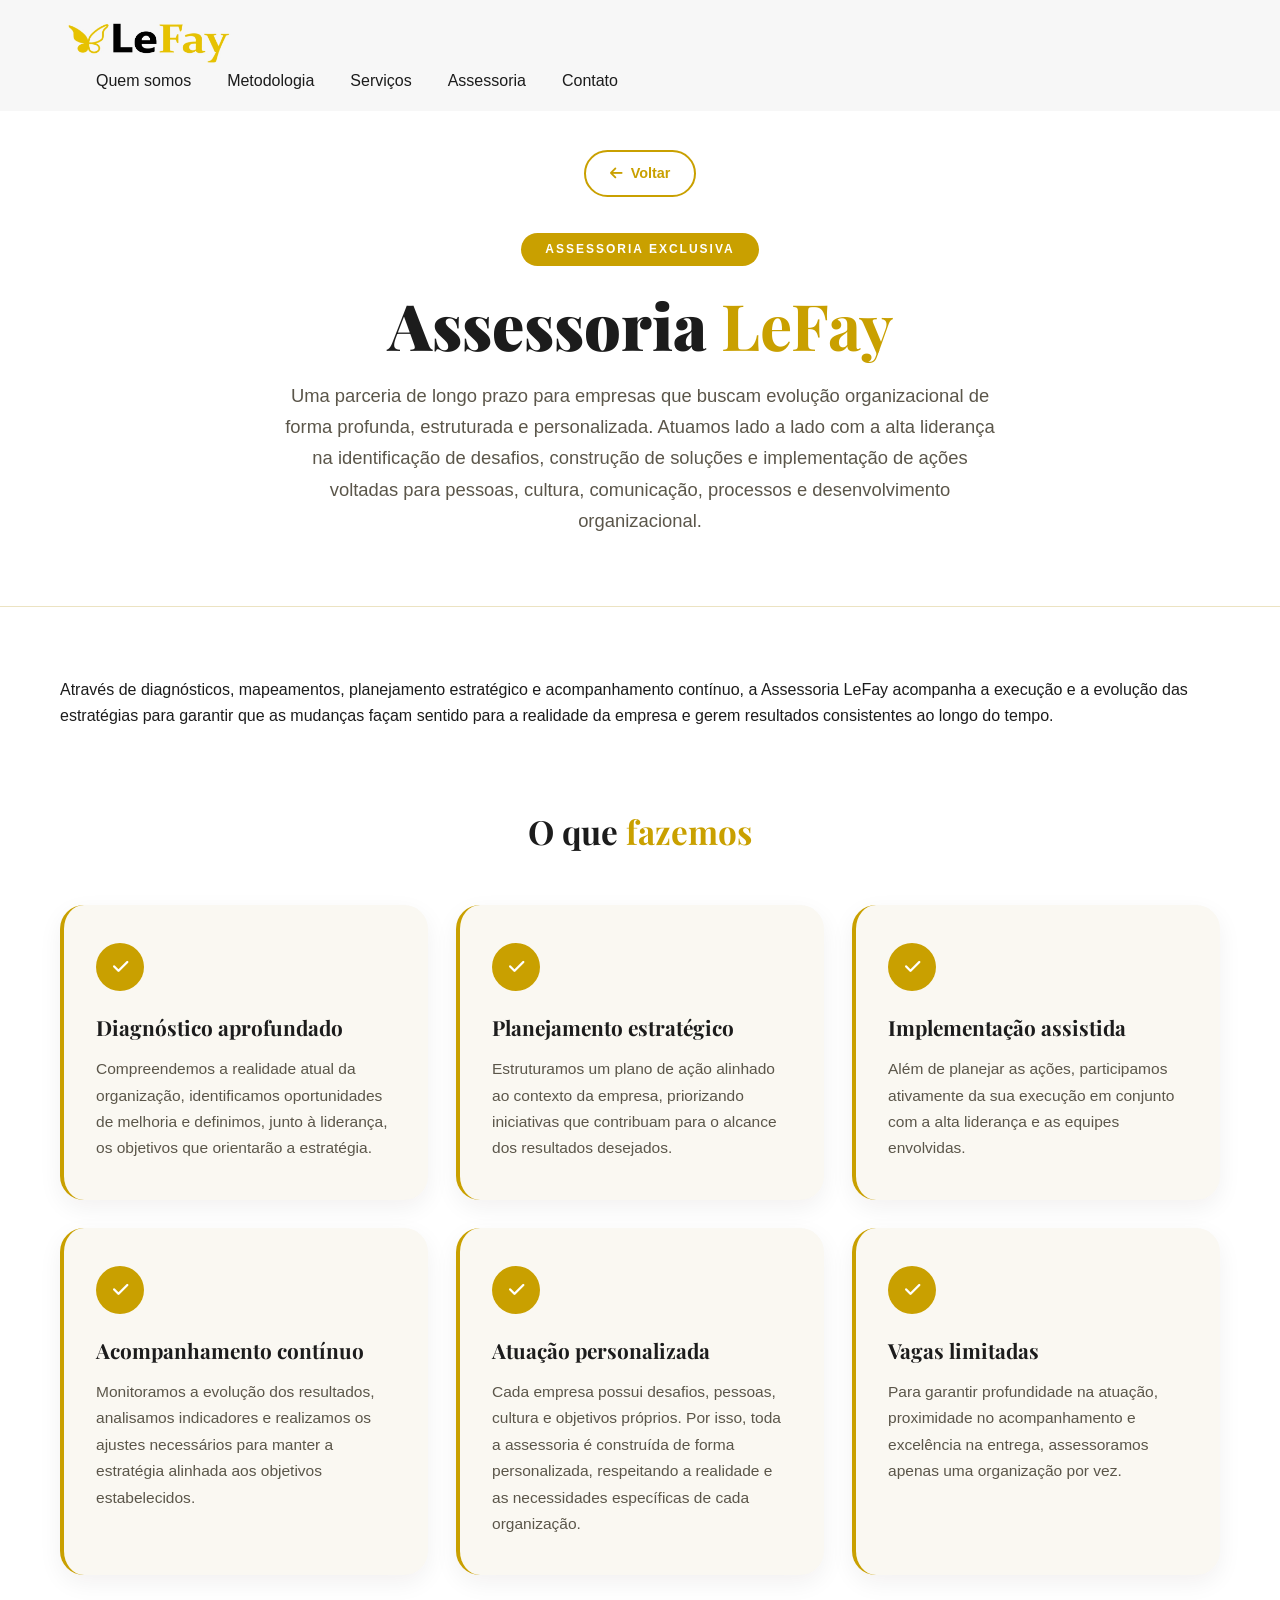
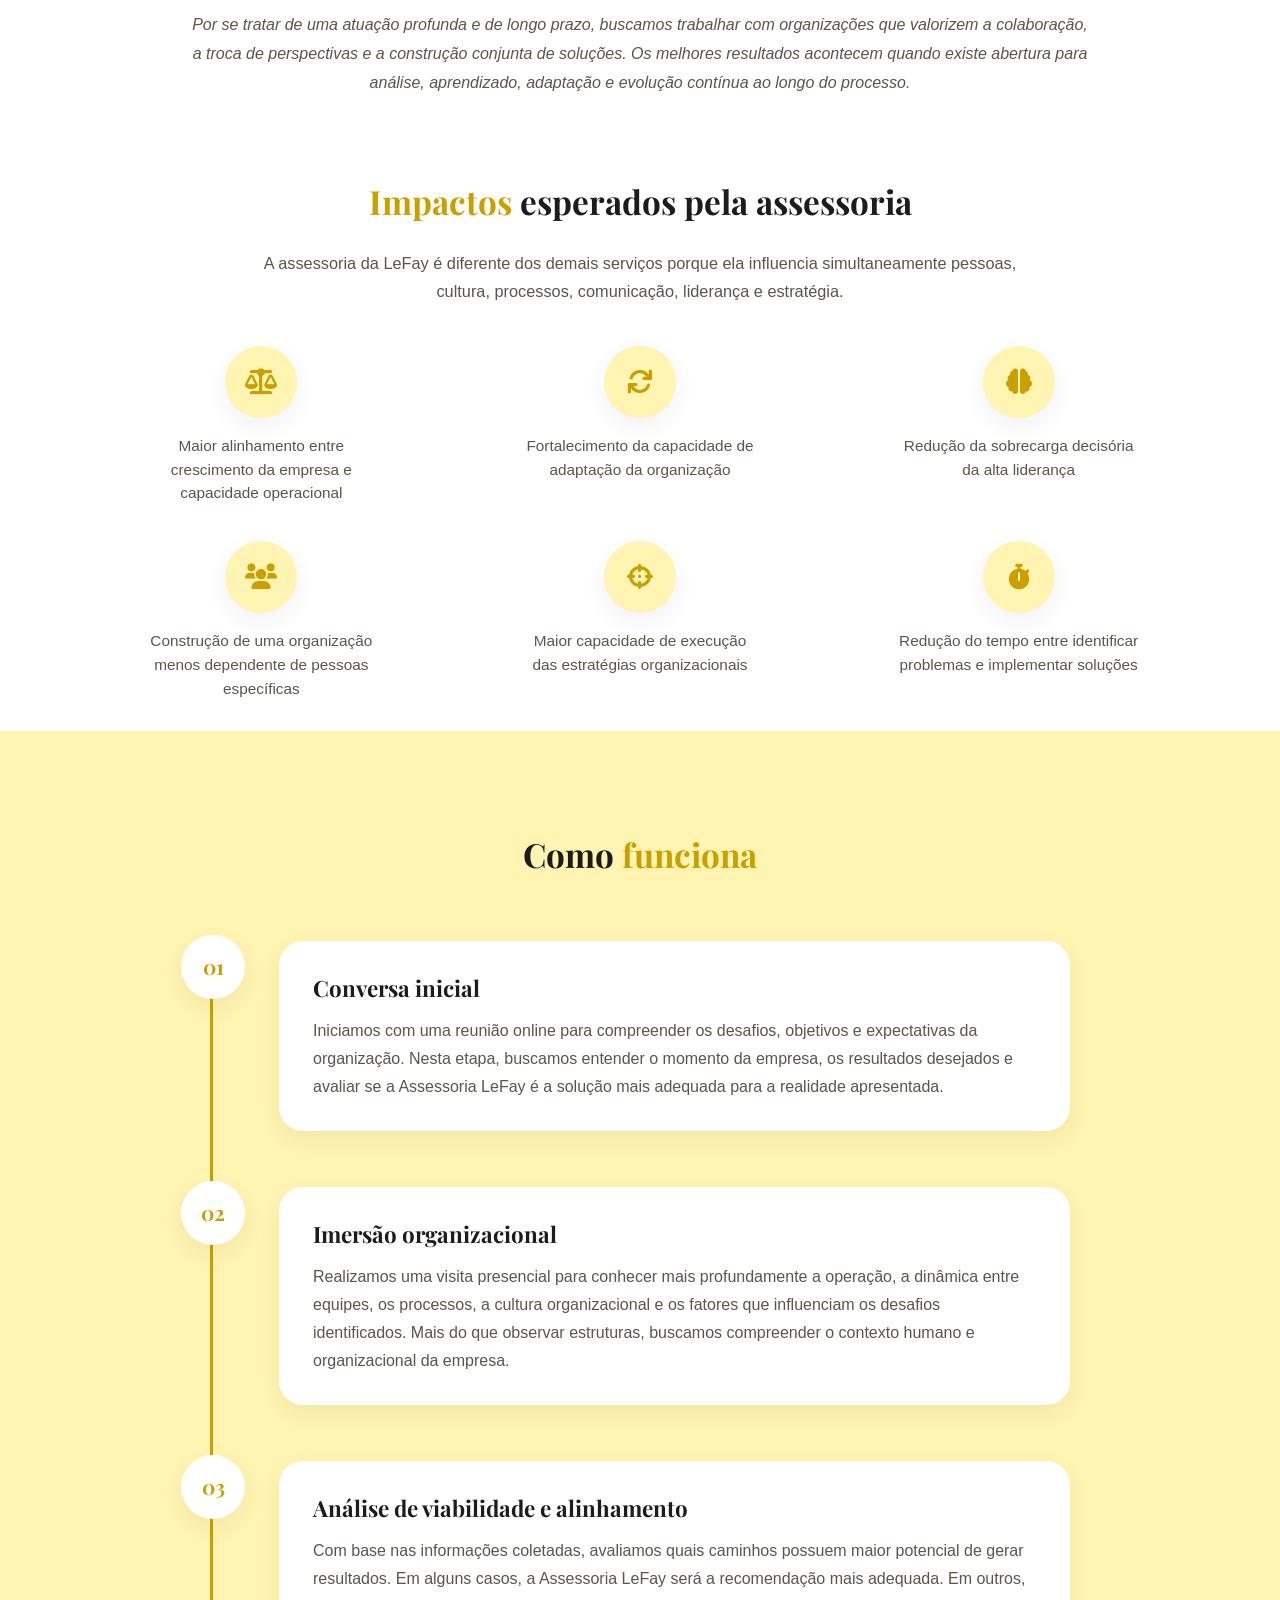
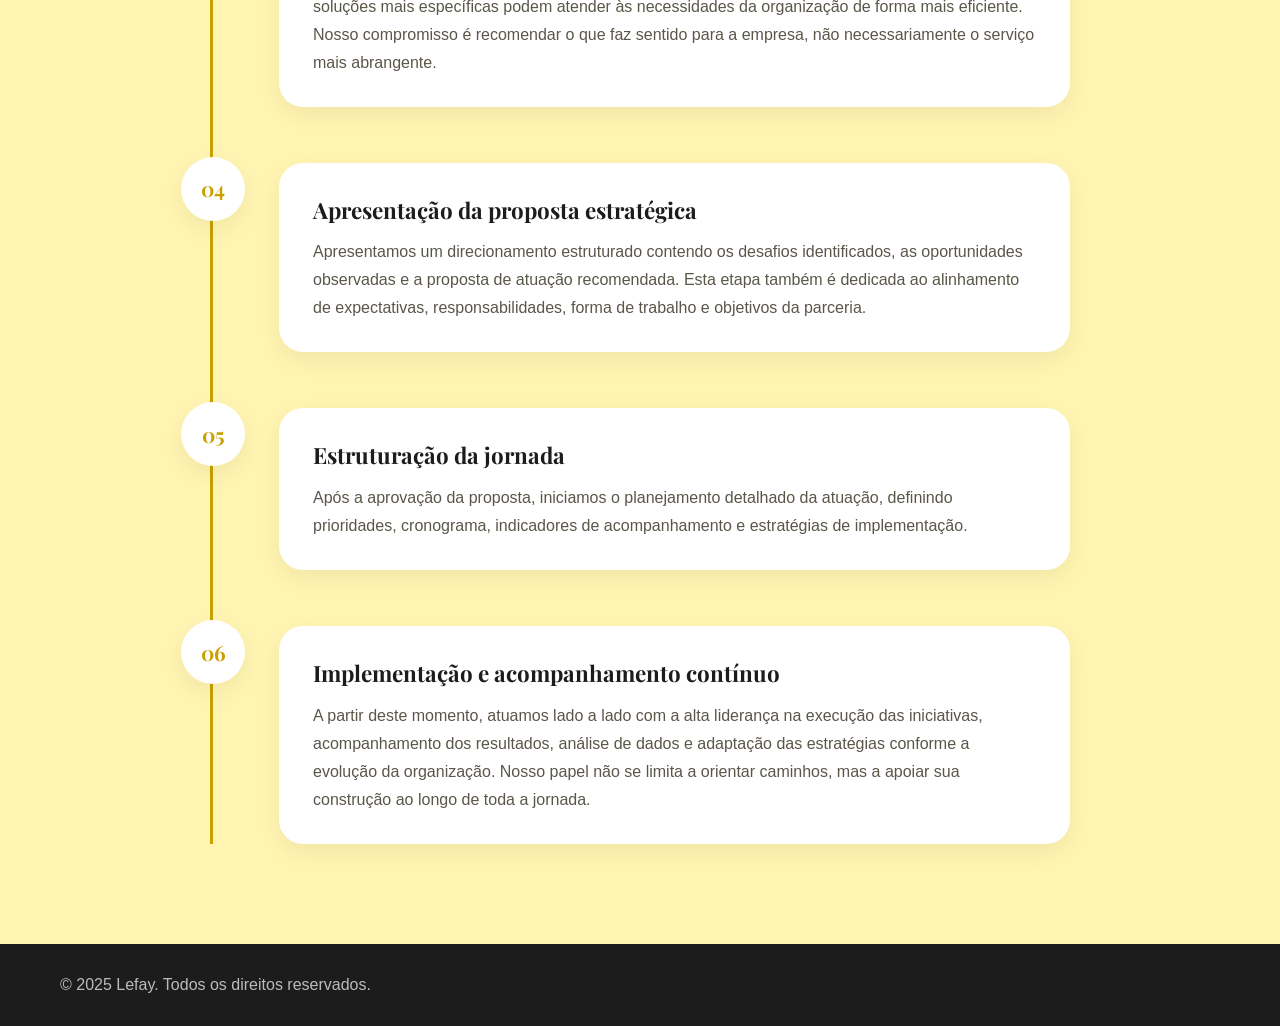
<file: pages/acessoria.html>
<!DOCTYPE html>
<html lang="pt-BR">
<head>
    <meta charset="UTF-8">
    <meta name="viewport" content="width=device-width, initial-scale=1.0">
    <title>Assessoria Lefay | Lefay</title>
    <link rel="icon" type="image/png" href="images/favicon.png" sizes="64x64">
    <link rel="stylesheet" href="../styles.css">
    <link rel="stylesheet" href="https://cdnjs.cloudflare.com/ajax/libs/font-awesome/6.0.0/css/all.min.css">
    <link href="https://fonts.googleapis.com/css2?family=Playfair+Display:wght@400;700;900&display=swap" rel="stylesheet">
</head>
<body>
    <nav class="navbar">
        <div class="container">
            <div class="logo">
                <img src="../images/Prancheta 15.png" alt="Lefay Logo">
            </div>
            <div class="menu-toggle" id="menuToggle" aria-label="Abrir menu">
                <i class="fas fa-bars"></i>
            </div>
            <div class="nav-links" id="navLinks">
                <a href="../index.html#about">Quem somos</a>
                <a href="../index.html#metodologia">Metodologia</a>
                <a href="../index.html#services">Serviços</a>
                <a href="../index.html#assessoria">Assessoria</a>
                <a href="../index.html#contact">Contato</a>
            </div>
        </div>
    </nav>

    <section class="service-detail-hero">
        <div class="container">
            <a href="../index.html#services" class="back-button">
                <i class="fas fa-arrow-left"></i> Voltar
            </a>
            <div class="service-hero-content">
                <span class="service-badge">ASSESSORIA EXCLUSIVA</span>
                <h1 class="service-detail-title">Assessoria <span class="highlight">LeFay</span></h1>
                <p class="service-detail-subtitle">Uma parceria de longo prazo para empresas que buscam evolução organizacional de forma profunda, estruturada e personalizada. Atuamos lado a lado com a alta liderança na identificação de desafios, construção de soluções e implementação de ações voltadas para pessoas, cultura, comunicação, processos e desenvolvimento organizacional.</p>
            </div>
        </div>
    </section>

    <section class="service-detail-content">
        <div class="container">

            <div class="service-detail-intro">
                <p>
                    Através de diagnósticos, mapeamentos, planejamento estratégico e acompanhamento contínuo, a Assessoria LeFay acompanha a execução e a evolução das estratégias para garantir que as mudanças façam sentido para a realidade da empresa e gerem resultados consistentes ao longo do tempo.
                </p>
            </div>

            <div class="assessoria-features-section">
                <h2 class="impacts-title">O que <span class="highlight">fazemos</span></h2>
                <div class="assessoria-features-grid">
                    <div class="assessoria-feature-card">
                        <span class="assessoria-feature-check"><i class="fas fa-check"></i></span>
                        <h3>Diagnóstico aprofundado</h3>
                        <p>Compreendemos a realidade atual da organização, identificamos oportunidades de melhoria e definimos, junto à liderança, os objetivos que orientarão a estratégia.</p>
                    </div>
                    <div class="assessoria-feature-card">
                        <span class="assessoria-feature-check"><i class="fas fa-check"></i></span>
                        <h3>Planejamento estratégico</h3>
                        <p>Estruturamos um plano de ação alinhado ao contexto da empresa, priorizando iniciativas que contribuam para o alcance dos resultados desejados.</p>
                    </div>
                    <div class="assessoria-feature-card">
                        <span class="assessoria-feature-check"><i class="fas fa-check"></i></span>
                        <h3>Implementação assistida</h3>
                        <p>Além de planejar as ações, participamos ativamente da sua execução em conjunto com a alta liderança e as equipes envolvidas.</p>
                    </div>
                    <div class="assessoria-feature-card">
                        <span class="assessoria-feature-check"><i class="fas fa-check"></i></span>
                        <h3>Acompanhamento contínuo</h3>
                        <p>Monitoramos a evolução dos resultados, analisamos indicadores e realizamos os ajustes necessários para manter a estratégia alinhada aos objetivos estabelecidos.</p>
                    </div>
                    <div class="assessoria-feature-card">
                        <span class="assessoria-feature-check"><i class="fas fa-check"></i></span>
                        <h3>Atuação personalizada</h3>
                        <p>Cada empresa possui desafios, pessoas, cultura e objetivos próprios. Por isso, toda a assessoria é construída de forma personalizada, respeitando a realidade e as necessidades específicas de cada organização.</p>
                    </div>
                    <div class="assessoria-feature-card">
                        <span class="assessoria-feature-check"><i class="fas fa-check"></i></span>
                        <h3>Vagas limitadas</h3>
                        <p>Para garantir profundidade na atuação, proximidade no acompanhamento e excelência na entrega, assessoramos apenas uma organização por vez.</p>
                    </div>
                </div>
                <p class="assessoria-features-note">
                    Por se tratar de uma atuação profunda e de longo prazo, buscamos trabalhar com organizações que valorizem a colaboração, a troca de perspectivas e a construção conjunta de soluções. Os melhores resultados acontecem quando existe abertura para análise, aprendizado, adaptação e evolução contínua ao longo do processo.
                </p>
            </div>

            <div class="impacts-section">
                <h2 class="impacts-title"><span class="highlight">Impactos</span> esperados pela assessoria</h2>
                <p class="impacts-subtext">A assessoria da LeFay é diferente dos demais serviços porque ela influencia simultaneamente pessoas, cultura, processos, comunicação, liderança e estratégia.</p>
                <div class="impacts-grid">
                    <div class="impact-item">
                        <span class="impact-icon"><i class="fas fa-balance-scale"></i></span>
                        <p>Maior alinhamento entre crescimento da empresa e capacidade operacional</p>
                    </div>
                    <div class="impact-item">
                        <span class="impact-icon"><i class="fas fa-sync"></i></span>
                        <p>Fortalecimento da capacidade de adaptação da organização</p>
                    </div>
                    <div class="impact-item">
                        <span class="impact-icon"><i class="fas fa-brain"></i></span>
                        <p>Redução da sobrecarga decisória da alta liderança</p>
                    </div>
                    <div class="impact-item">
                        <span class="impact-icon"><i class="fas fa-users"></i></span>
                        <p>Construção de uma organização menos dependente de pessoas específicas</p>
                    </div>
                    <div class="impact-item">
                        <span class="impact-icon"><i class="fas fa-crosshairs"></i></span>
                        <p>Maior capacidade de execução das estratégias organizacionais</p>
                    </div>

                     <div class="impact-item">
                        <span class="impact-icon"><i class="fas fa-stopwatch"></i></span>
                        <p>Redução do tempo entre identificar problemas e implementar soluções</p>
                    </div>

                </div>
            </div>

        </div>

        <div class="assessoria-jornada" id="como-funciona">
            <div class="container">
                <h2 class="impacts-title">Como <span class="highlight">funciona</span></h2>
                <div class="jornada-timeline">

                    <div class="jornada-step">
                        <div class="jornada-step-number"><span class="highlight">01</span></div>
                        <div class="jornada-step-content">
                            <h3>Conversa inicial</h3>
                            <p>Iniciamos com uma reunião online para compreender os desafios, objetivos e expectativas da organização. Nesta etapa, buscamos entender o momento da empresa, os resultados desejados e avaliar se a Assessoria LeFay é a solução mais adequada para a realidade apresentada.</p>
                        </div>
                    </div>

                    <div class="jornada-step">
                        <div class="jornada-step-number"><span class="highlight">02</span></div>
                        <div class="jornada-step-content">
                            <h3>Imersão organizacional</h3>
                            <p>Realizamos uma visita presencial para conhecer mais profundamente a operação, a dinâmica entre equipes, os processos, a cultura organizacional e os fatores que influenciam os desafios identificados. Mais do que observar estruturas, buscamos compreender o contexto humano e organizacional da empresa.</p>
                        </div>
                    </div>

                    <div class="jornada-step">
                        <div class="jornada-step-number"><span class="highlight">03</span></div>
                        <div class="jornada-step-content">
                            <h3>Análise de viabilidade e alinhamento</h3>
                            <p>Com base nas informações coletadas, avaliamos quais caminhos possuem maior potencial de gerar resultados. Em alguns casos, a Assessoria LeFay será a recomendação mais adequada. Em outros, soluções mais específicas podem atender às necessidades da organização de forma mais eficiente. Nosso compromisso é recomendar o que faz sentido para a empresa, não necessariamente o serviço mais abrangente.</p>
                        </div>
                    </div>

                    <div class="jornada-step">
                        <div class="jornada-step-number"><span class="highlight">04</span></div>
                        <div class="jornada-step-content">
                            <h3>Apresentação da proposta estratégica</h3>
                            <p>Apresentamos um direcionamento estruturado contendo os desafios identificados, as oportunidades observadas e a proposta de atuação recomendada. Esta etapa também é dedicada ao alinhamento de expectativas, responsabilidades, forma de trabalho e objetivos da parceria.</p>
                        </div>
                    </div>

                    <div class="jornada-step">
                        <div class="jornada-step-number"><span class="highlight">05</span></div>
                        <div class="jornada-step-content">
                            <h3>Estruturação da jornada</h3>
                            <p>Após a aprovação da proposta, iniciamos o planejamento detalhado da atuação, definindo prioridades, cronograma, indicadores de acompanhamento e estratégias de implementação.</p>
                        </div>
                    </div>

                    <div class="jornada-step jornada-step--last">
                        <div class="jornada-step-number"><span class="highlight">06</span></div>
                        <div class="jornada-step-content">
                            <h3>Implementação e acompanhamento contínuo</h3>
                            <p>A partir deste momento, atuamos lado a lado com a alta liderança na execução das iniciativas, acompanhamento dos resultados, análise de dados e adaptação das estratégias conforme a evolução da organização. Nosso papel não se limita a orientar caminhos, mas a apoiar sua construção ao longo de toda a jornada.</p>
                        </div>
                    </div>

                </div>
            </div>
        </div>

    </section>

    <footer class="footer">
        <div class="container">
            <p>&copy; 2025 Lefay. Todos os direitos reservados.</p>
        </div>
    </footer>

    <script>
        const menuToggle = document.getElementById('menuToggle');
        const navLinks = document.getElementById('navLinks');
        if (menuToggle && navLinks) {
            menuToggle.addEventListener('click', (e) => {
                e.stopPropagation();
                navLinks.classList.toggle('active');
            });
            navLinks.querySelectorAll('a').forEach(link => {
                link.addEventListener('click', () => {
                    navLinks.classList.remove('active');
                });
            });
            document.addEventListener('click', (e) => {
                if (!e.target.closest('.navbar')) {
                    navLinks.classList.remove('active');
                }
            });
        }
    </script>
</body>
</html>
</file>
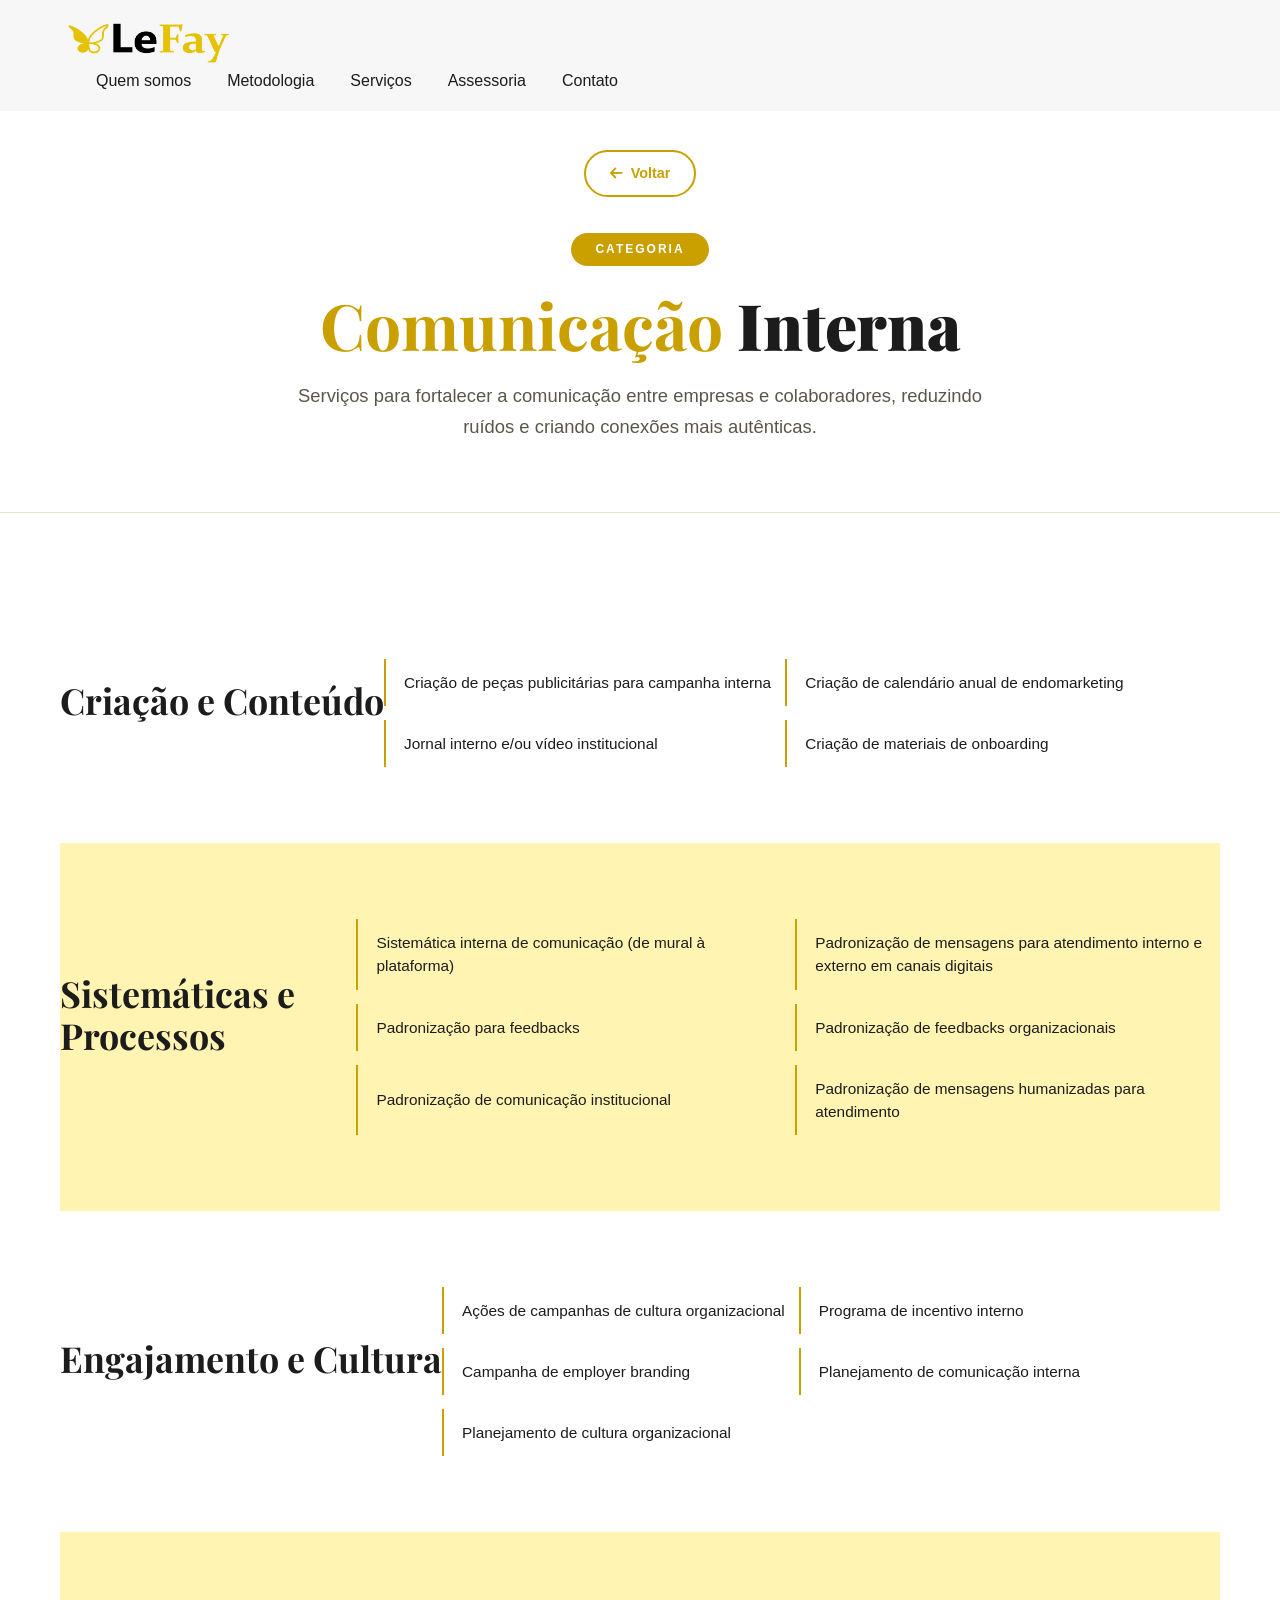
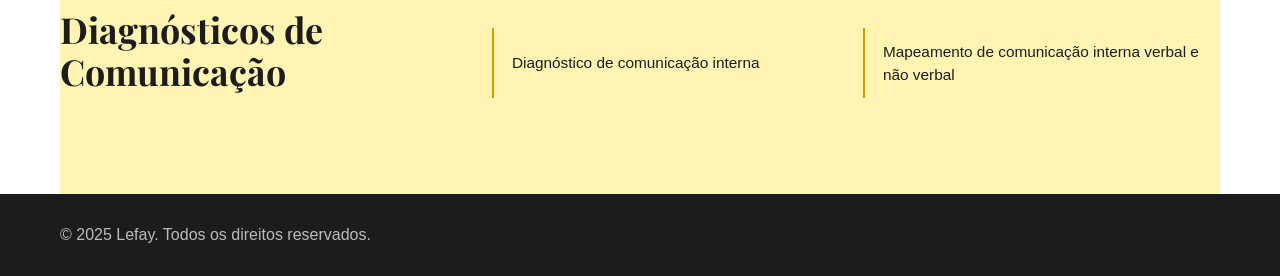
<file: pages/categoria-comunicacao-interna.html>
<!DOCTYPE html>
<html lang="pt-BR">
<head>
    <meta charset="UTF-8">
    <meta name="viewport" content="width=device-width, initial-scale=1.0">
    <title>Comunicação Interna | Lefay</title>
    <link rel="icon" type="image/png" href="../images/favicon.png" sizes="64x64">
    <link rel="stylesheet" href="../styles.css">
    <link rel="stylesheet" href="https://cdnjs.cloudflare.com/ajax/libs/font-awesome/6.0.0/css/all.min.css">
    <link href="https://fonts.googleapis.com/css2?family=Playfair+Display:wght@400;700;900&display=swap" rel="stylesheet">
</head>
<body>
    <nav class="navbar">
        <div class="container">
            <div class="logo">
                <img src="../images/Prancheta 15.png" alt="Lefay Logo">
            </div>
            <div class="menu-toggle" id="menuToggle" aria-label="Abrir menu">
                <i class="fas fa-bars"></i>
            </div>
            <div class="nav-links" id="navLinks">
                <a href="../index.html#about">Quem somos</a>
                <a href="../index.html#metodologia">Metodologia</a>
                <a href="../index.html#services">Serviços</a>
                <a href="../index.html#assessoria">Assessoria</a>
                <a href="../index.html#contact">Contato</a>
            </div>
        </div>
    </nav>

    <section class="service-detail-hero">
        <div class="container">
            <a href="../index.html#services" class="back-button">
                <i class="fas fa-arrow-left"></i> Voltar
            </a>
            <div class="service-hero-content">
                <span class="service-badge">CATEGORIA</span>
                <h1 class="service-detail-title"><span class="highlight">Comunicação</span> Interna</h1>
                <p class="service-detail-subtitle">Serviços para fortalecer a comunicação entre empresas e colaboradores, reduzindo ruídos e criando conexões mais autênticas.</p>
            </div>
        </div>
    </section>

    <section class="service-detail-content">
        <div class="container">
            <div class="service-detail-categories">
                
                <div class="service-category-group">
                    <div class="category-header">
                        <span class="category-icon"><i class="fas fa-edit"></i></span>
                        <h2 class="service-category-title">Criação e Conteúdo</h2>
                    </div>
                    <div class="service-category-items">
                        <div class="service-category-item">Criação de peças publicitárias para campanha interna</div>
                        <div class="service-category-item">Criação de calendário anual de endomarketing</div>
                        <div class="service-category-item">Jornal interno e/ou vídeo institucional</div>
                        <div class="service-category-item">Criação de materiais de onboarding</div>
                    </div>
                </div>

                <div class="service-category-group">
                    <div class="category-header">
                        <span class="category-icon"><i class="fas fa-sitemap"></i></span>
                        <h2 class="service-category-title">Sistemáticas e Processos</h2>
                    </div>
                    <div class="service-category-items">
                        <div class="service-category-item">Sistemática interna de comunicação (de mural à plataforma)</div>
                        <div class="service-category-item">Padronização de mensagens para atendimento interno e externo em canais digitais</div>
                        <div class="service-category-item">Padronização para feedbacks</div>
                        <div class="service-category-item">Padronização de feedbacks organizacionais</div>
                        <div class="service-category-item">Padronização de comunicação institucional</div>
                        <div class="service-category-item">Padronização de mensagens humanizadas para atendimento</div>
                    </div>
                </div>

                <div class="service-category-group">
                    <div class="category-header">
                        <span class="category-icon"><i class="fas fa-users"></i></span>
                        <h2 class="service-category-title">Engajamento e Cultura</h2>
                    </div>
                    <div class="service-category-items">
                        <div class="service-category-item">Ações de campanhas de cultura organizacional</div>
                        <div class="service-category-item">Programa de incentivo interno</div>
                        <div class="service-category-item">Campanha de employer branding</div>
                        <div class="service-category-item">Planejamento de comunicação interna</div>
                        <div class="service-category-item">Planejamento de cultura organizacional</div>
                    </div>
                </div>

                <div class="service-category-group">
                    <div class="category-header">
                        <span class="category-icon"><i class="fas fa-comment-dots"></i></span>
                        <h2 class="service-category-title">Diagnósticos de Comunicação</h2>
                    </div>
                    <div class="service-category-items">
                        <div class="service-category-item">Diagnóstico de comunicação interna</div>
                        <div class="service-category-item">Mapeamento de comunicação interna verbal e não verbal</div>
                    </div>
                </div>

            </div>
        </div>
    </section>

    <footer class="footer">
        <div class="container">
            <p>&copy; 2025 Lefay. Todos os direitos reservados.</p>
        </div>
    </footer>

    <script>
        const menuToggle = document.getElementById('menuToggle');
        const navLinks = document.getElementById('navLinks');
        if (menuToggle && navLinks) {
            menuToggle.addEventListener('click', (e) => {
                e.stopPropagation();
                navLinks.classList.toggle('active');
            });
            navLinks.querySelectorAll('a').forEach(link => {
                link.addEventListener('click', () => {
                    navLinks.classList.remove('active');
                });
            });
            document.addEventListener('click', (e) => {
                if (!e.target.closest('.navbar')) {
                    navLinks.classList.remove('active');
                }
            });
        }
    </script>
</body>
</html>
</file>
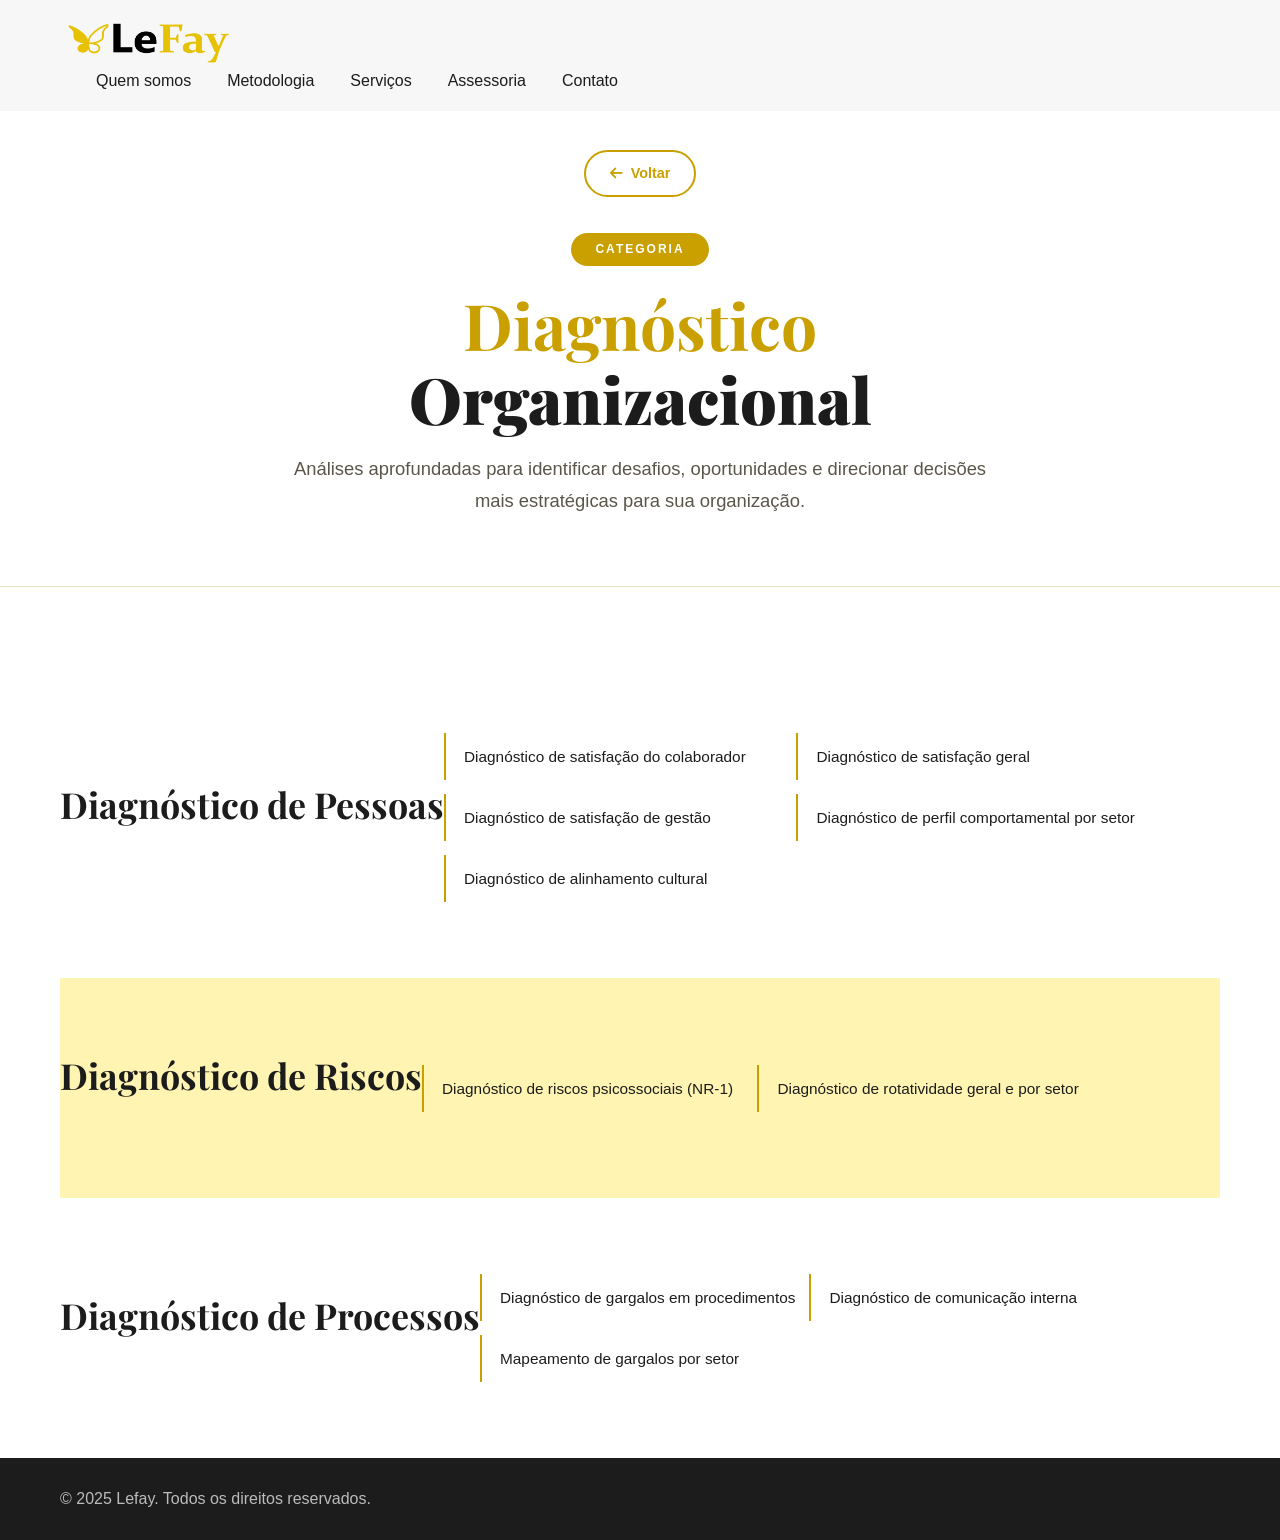
<file: pages/categoria-diagnostico.html>
<!DOCTYPE html>
<html lang="pt-BR">
<head>
    <meta charset="UTF-8">
    <meta name="viewport" content="width=device-width, initial-scale=1.0">
    <title>Diagnóstico Organizacional | Lefay</title>
    <link rel="icon" type="image/png" href="../images/favicon.png" sizes="64x64">
    <link rel="stylesheet" href="../styles.css">
    <link rel="stylesheet" href="https://cdnjs.cloudflare.com/ajax/libs/font-awesome/6.0.0/css/all.min.css">
    <link href="https://fonts.googleapis.com/css2?family=Playfair+Display:wght@400;700;900&display=swap" rel="stylesheet">
</head>
<body>
    <nav class="navbar">
        <div class="container">
            <div class="logo">
                <img src="../images/Prancheta 15.png" alt="Lefay Logo">
            </div>
            <div class="menu-toggle" id="menuToggle" aria-label="Abrir menu">
                <i class="fas fa-bars"></i>
            </div>
            <div class="nav-links" id="navLinks">
                <a href="../index.html#about">Quem somos</a>
                <a href="../index.html#metodologia">Metodologia</a>
                <a href="../index.html#services">Serviços</a>
                <a href="../index.html#assessoria">Assessoria</a>
                <a href="../index.html#contact">Contato</a>
            </div>
        </div>
    </nav>

    <section class="service-detail-hero">
        <div class="container">
            <a href="../index.html#services" class="back-button">
                <i class="fas fa-arrow-left"></i> Voltar
            </a>
            <div class="service-hero-content">
                <span class="service-badge">CATEGORIA</span>
                <h1 class="service-detail-title"><span class="highlight">Diagnóstico</span> Organizacional</h1>
                <p class="service-detail-subtitle">Análises aprofundadas para identificar desafios, oportunidades e direcionar decisões mais estratégicas para sua organização.</p>
            </div>
        </div>
    </section>

    <section class="service-detail-content">
        <div class="container">
            <div class="service-detail-categories">
                
                <div class="service-category-group">
                    <div class="category-header">
                        <span class="category-icon"><i class="fas fa-user-check"></i></span>
                        <h2 class="service-category-title">Diagnóstico de Pessoas</h2>
                    </div>
                    <div class="service-category-items">
                        <div class="service-category-item">Diagnóstico de satisfação do colaborador</div>
                        <div class="service-category-item">Diagnóstico de satisfação geral</div>
                        <div class="service-category-item">Diagnóstico de satisfação de gestão</div>
                        <div class="service-category-item">Diagnóstico de perfil comportamental por setor</div>
                        <div class="service-category-item">Diagnóstico de alinhamento cultural</div>
                    </div>
                </div>

                <div class="service-category-group">
                    <div class="category-header">
                        <span class="category-icon"><i class="fas fa-heartbeat"></i></span>
                        <h2 class="service-category-title">Diagnóstico de Riscos</h2>
                    </div>
                    <div class="service-category-items">
                        <div class="service-category-item">Diagnóstico de riscos psicossociais (NR-1)</div>
                        <div class="service-category-item">Diagnóstico de rotatividade geral e por setor</div>
                    </div>
                </div>

                <div class="service-category-group">
                    <div class="category-header">
                        <span class="category-icon"><i class="fas fa-cogs"></i></span>
                        <h2 class="service-category-title">Diagnóstico de Processos</h2>
                    </div>
                    <div class="service-category-items">
                        <div class="service-category-item">Diagnóstico de gargalos em procedimentos</div>
                        <div class="service-category-item">Diagnóstico de comunicação interna</div>
                        <div class="service-category-item">Mapeamento de gargalos por setor</div>
                    </div>
                </div>

            </div>
        </div>
    </section>

    <footer class="footer">
        <div class="container">
            <p>&copy; 2025 Lefay. Todos os direitos reservados.</p>
        </div>
    </footer>

    <script>
        const menuToggle = document.getElementById('menuToggle');
        const navLinks = document.getElementById('navLinks');
        if (menuToggle && navLinks) {
            menuToggle.addEventListener('click', (e) => {
                e.stopPropagation();
                navLinks.classList.toggle('active');
            });
            navLinks.querySelectorAll('a').forEach(link => {
                link.addEventListener('click', () => {
                    navLinks.classList.remove('active');
                });
            });
            document.addEventListener('click', (e) => {
                if (!e.target.closest('.navbar')) {
                    navLinks.classList.remove('active');
                }
            });
        }
    </script>
</body>
</html>
</file>
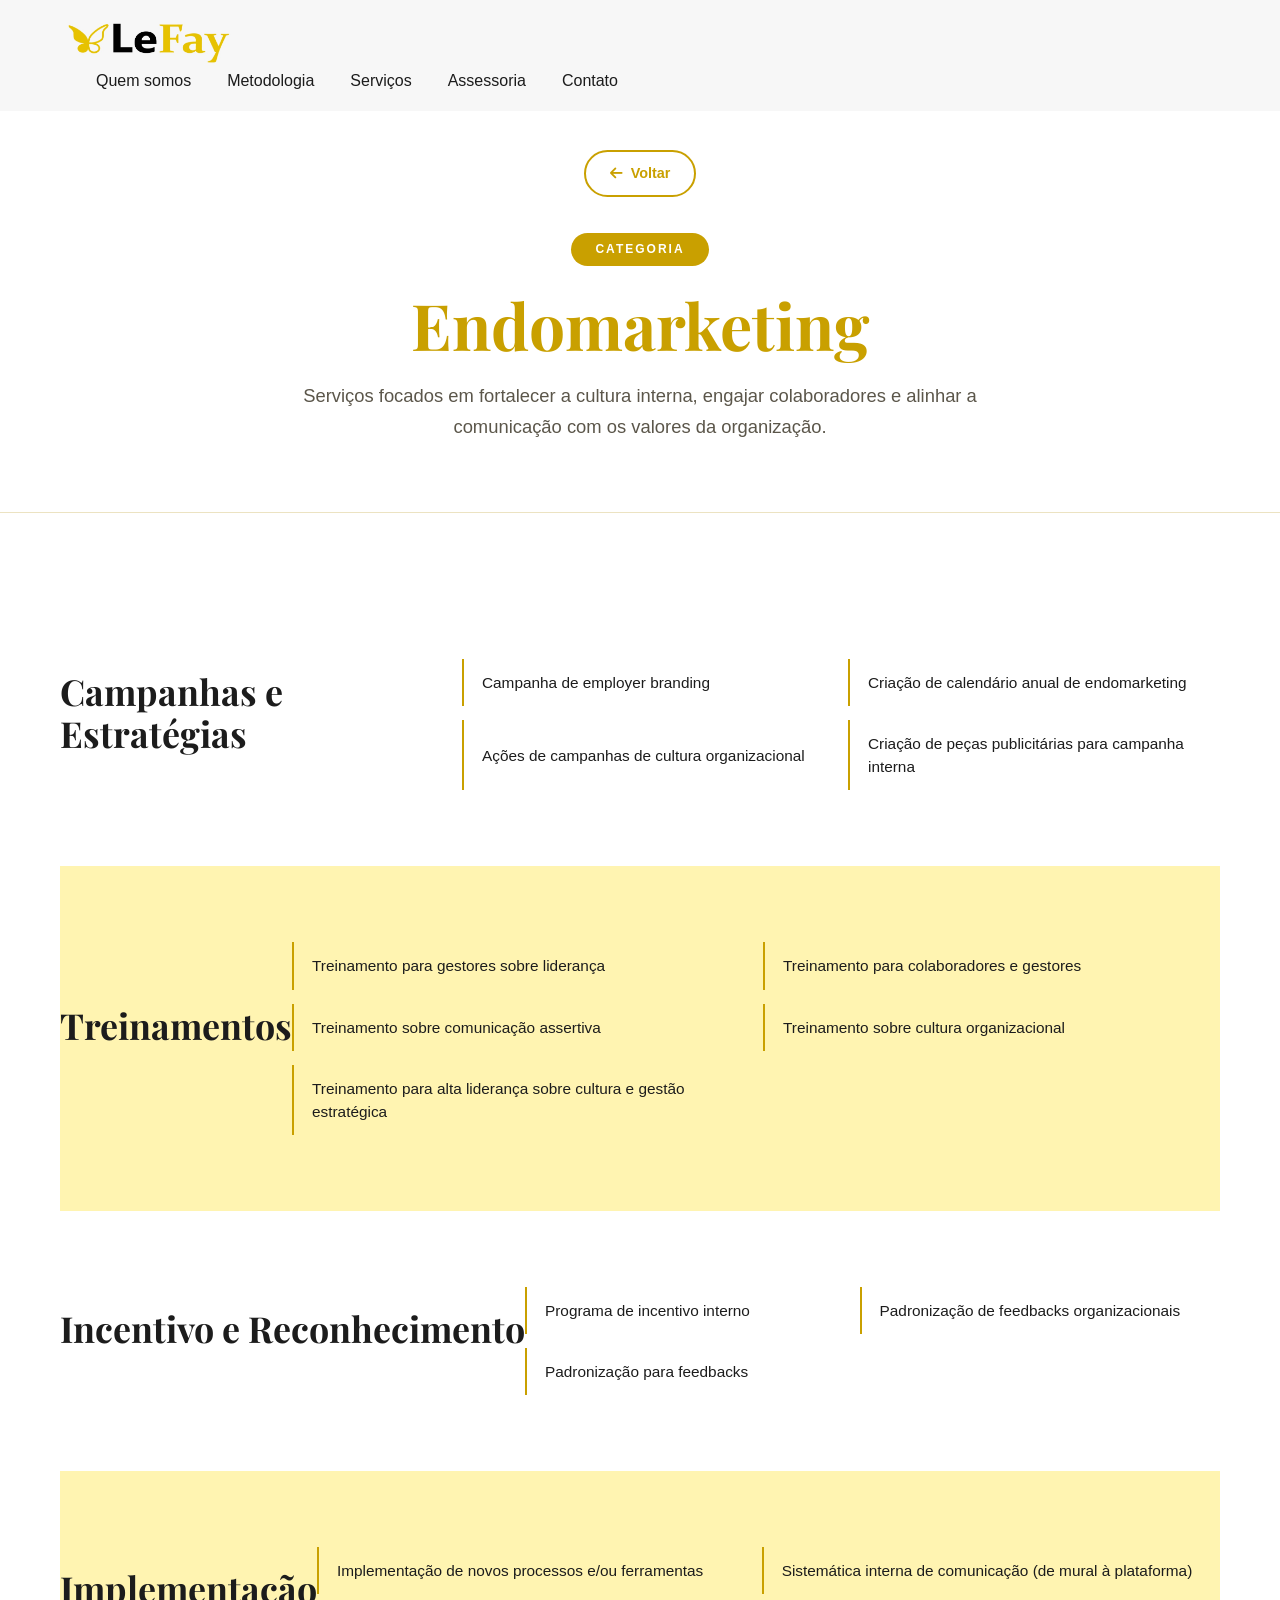
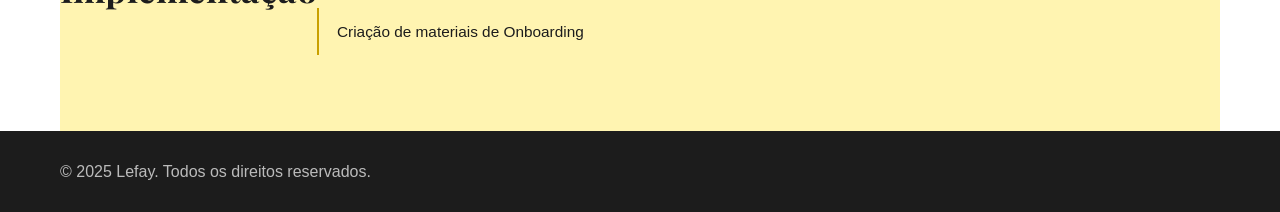
<file: pages/categoria-endomarketing.html>
<!DOCTYPE html>
<html lang="pt-BR">
<head>
    <meta charset="UTF-8">
    <meta name="viewport" content="width=device-width, initial-scale=1.0">
    <title>Endomarketing | Lefay</title>
    <link rel="icon" type="image/png" href="../images/favicon.png" sizes="64x64">
    <link rel="stylesheet" href="../styles.css">
    <link rel="stylesheet" href="https://cdnjs.cloudflare.com/ajax/libs/font-awesome/6.0.0/css/all.min.css">
    <link href="https://fonts.googleapis.com/css2?family=Playfair+Display:wght@400;700;900&display=swap" rel="stylesheet">
</head>
<body>
    <nav class="navbar">
        <div class="container">
            <div class="logo">
                <img src="../images/Prancheta 15.png" alt="Lefay Logo">
            </div>
            <div class="menu-toggle" id="menuToggle" aria-label="Abrir menu">
                <i class="fas fa-bars"></i>
            </div>
            <div class="nav-links" id="navLinks">
                <a href="../index.html#about">Quem somos</a>
                <a href="../index.html#metodologia">Metodologia</a>
                <a href="../index.html#services">Serviços</a>
                <a href="../index.html#assessoria">Assessoria</a>
                <a href="../index.html#contact">Contato</a>
            </div>
        </div>
    </nav>

    <section class="service-detail-hero">
        <div class="container">
            <a href="../index.html#services" class="back-button">
                <i class="fas fa-arrow-left"></i> Voltar
            </a>
            <div class="service-hero-content">
                <span class="service-badge">CATEGORIA</span>
                <h1 class="service-detail-title"><span class="highlight">Endomarketing</span></h1>
                <p class="service-detail-subtitle">Serviços focados em fortalecer a cultura interna, engajar colaboradores e alinhar a comunicação com os valores da organização.</p>
            </div>
        </div>
    </section>

    <section class="service-detail-content">
        <div class="container">
            <div class="service-detail-categories">
                
                <div class="service-category-group">
                    <div class="category-header">
                        <span class="category-icon"><i class="fas fa-tasks"></i></span>
                        <h2 class="service-category-title">Campanhas e Estratégias</h2>
                    </div>
                    <div class="service-category-items">
                        <div class="service-category-item">Campanha de employer branding</div>
                        <div class="service-category-item">Criação de calendário anual de endomarketing</div>
                        <div class="service-category-item">Ações de campanhas de cultura organizacional</div>
                        <div class="service-category-item">Criação de peças publicitárias para campanha interna</div>
                    </div>
                </div>

                <div class="service-category-group">
                    <div class="category-header">
                        <span class="category-icon"><i class="fas fa-graduation-cap"></i></span>
                        <h2 class="service-category-title">Treinamentos</h2>
                    </div>
                    <div class="service-category-items">
                        <div class="service-category-item">Treinamento para gestores sobre liderança</div>
                        <div class="service-category-item">Treinamento para colaboradores e gestores</div>
                        <div class="service-category-item">Treinamento sobre comunicação assertiva</div>
                        <div class="service-category-item">Treinamento sobre cultura organizacional</div>
                        <div class="service-category-item">Treinamento para alta liderança sobre cultura e gestão estratégica</div>
                    </div>
                </div>

                <div class="service-category-group">
                    <div class="category-header">
                        <span class="category-icon"><i class="fas fa-gift"></i></span>
                        <h2 class="service-category-title">Incentivo e Reconhecimento</h2>
                    </div>
                    <div class="service-category-items">
                        <div class="service-category-item">Programa de incentivo interno</div>
                        <div class="service-category-item">Padronização de feedbacks organizacionais</div>
                        <div class="service-category-item">Padronização para feedbacks</div>
                    </div>
                </div>

                <div class="service-category-group">
                    <div class="category-header">
                        <span class="category-icon"><i class="fas fa-rocket"></i></span>
                        <h2 class="service-category-title">Implementação</h2>
                    </div>
                    <div class="service-category-items">
                        <div class="service-category-item">Implementação de novos processos e/ou ferramentas</div>
                        <div class="service-category-item">Sistemática interna de comunicação (de mural à plataforma)</div>
                        <div class="service-category-item">Criação de materiais de Onboarding</div>
                    </div>
                </div>

            </div>
        </div>
    </section>

    <footer class="footer">
        <div class="container">
            <p>&copy; 2025 Lefay. Todos os direitos reservados.</p>
        </div>
    </footer>

    <script>
        const menuToggle = document.getElementById('menuToggle');
        const navLinks = document.getElementById('navLinks');
        if (menuToggle && navLinks) {
            menuToggle.addEventListener('click', (e) => {
                e.stopPropagation();
                navLinks.classList.toggle('active');
            });
            navLinks.querySelectorAll('a').forEach(link => {
                link.addEventListener('click', () => {
                    navLinks.classList.remove('active');
                });
            });
            document.addEventListener('click', (e) => {
                if (!e.target.closest('.navbar')) {
                    navLinks.classList.remove('active');
                }
            });
        }
    </script>
</body>
</html>
</file>
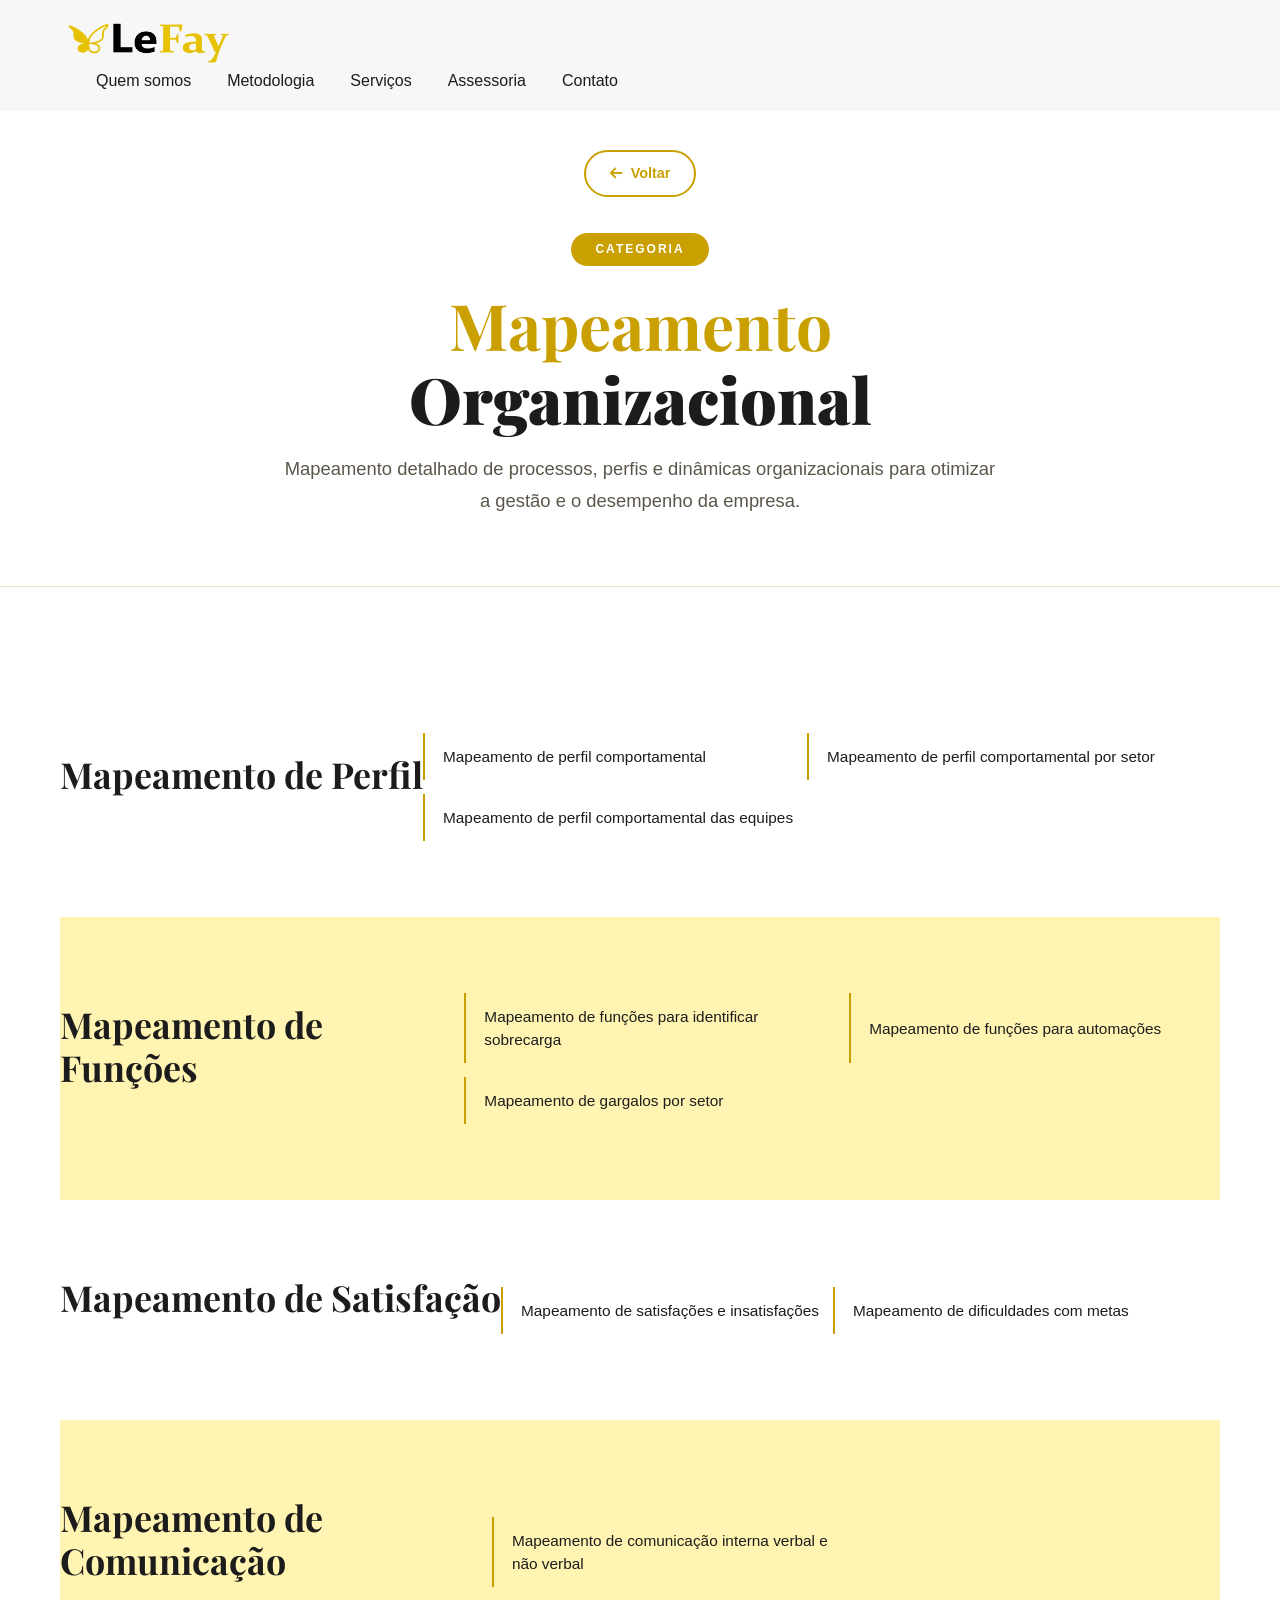
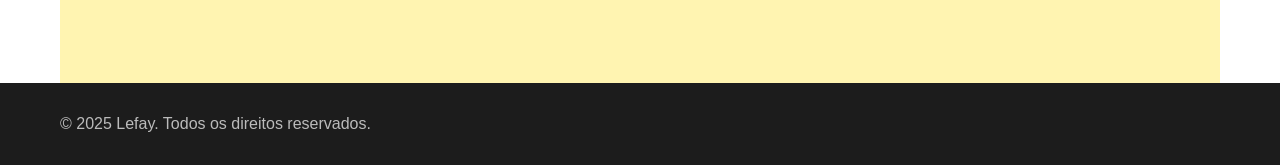
<file: pages/categoria-mapeamento.html>
<!DOCTYPE html>
<html lang="pt-BR">
<head>
    <meta charset="UTF-8">
    <meta name="viewport" content="width=device-width, initial-scale=1.0">
    <title>Mapeamento Organizacional | Lefay</title>
    <link rel="icon" type="image/png" href="../images/favicon.png" sizes="64x64">
    <link rel="stylesheet" href="../styles.css">
    <link rel="stylesheet" href="https://cdnjs.cloudflare.com/ajax/libs/font-awesome/6.0.0/css/all.min.css">
    <link href="https://fonts.googleapis.com/css2?family=Playfair+Display:wght@400;700;900&display=swap" rel="stylesheet">
</head>
<body>
    <nav class="navbar">
        <div class="container">
            <div class="logo">
                <img src="../images/Prancheta 15.png" alt="Lefay Logo">
            </div>
            <div class="menu-toggle" id="menuToggle" aria-label="Abrir menu">
                <i class="fas fa-bars"></i>
            </div>
            <div class="nav-links" id="navLinks">
                <a href="../index.html#about">Quem somos</a>
                <a href="../index.html#metodologia">Metodologia</a>
                <a href="../index.html#services">Serviços</a>
                <a href="../index.html#assessoria">Assessoria</a>
                <a href="../index.html#contact">Contato</a>
            </div>
        </div>
    </nav>

    <section class="service-detail-hero">
        <div class="container">
            <a href="../index.html#services" class="back-button">
                <i class="fas fa-arrow-left"></i> Voltar
            </a>
            <div class="service-hero-content">
                <span class="service-badge">CATEGORIA</span>
                <h1 class="service-detail-title"><span class="highlight">Mapeamento</span> Organizacional</h1>
                <p class="service-detail-subtitle">Mapeamento detalhado de processos, perfis e dinâmicas organizacionais para otimizar a gestão e o desempenho da empresa.</p>
            </div>
        </div>
    </section>

    <section class="service-detail-content">
        <div class="container">
            <div class="service-detail-categories">
                
                <div class="service-category-group">
                    <div class="category-header">
                        <span class="category-icon"><i class="fas fa-users-cog"></i></span>
                        <h2 class="service-category-title">Mapeamento de Perfil</h2>
                    </div>
                    <div class="service-category-items">
                        <div class="service-category-item">Mapeamento de perfil comportamental</div>
                        <div class="service-category-item">Mapeamento de perfil comportamental por setor</div>
                        <div class="service-category-item">Mapeamento de perfil comportamental das equipes</div>
                    </div>
                </div>

                <div class="service-category-group">
                    <div class="category-header">
                        <span class="category-icon"><i class="fas fa-briefcase"></i></span>
                        <h2 class="service-category-title">Mapeamento de Funções</h2>
                    </div>
                    <div class="service-category-items">
                        <div class="service-category-item">Mapeamento de funções para identificar sobrecarga</div>
                        <div class="service-category-item">Mapeamento de funções para automações</div>
                        <div class="service-category-item">Mapeamento de gargalos por setor</div>
                    </div>
                </div>

                <div class="service-category-group">
                    <div class="category-header">
                        <span class="category-icon"><i class="fas fa-smile"></i></span>
                        <h2 class="service-category-title">Mapeamento de Satisfação</h2>
                    </div>
                    <div class="service-category-items">
                        <div class="service-category-item">Mapeamento de satisfações e insatisfações</div>
                        <div class="service-category-item">Mapeamento de dificuldades com metas</div>
                    </div>
                </div>

                <div class="service-category-group">
                    <div class="category-header">
                        <span class="category-icon"><i class="fas fa-comment"></i></span>
                        <h2 class="service-category-title">Mapeamento de Comunicação</h2>
                    </div>
                    <div class="service-category-items">
                        <div class="service-category-item">Mapeamento de comunicação interna verbal e não verbal</div>
                    </div>
                </div>

            </div>
        </div>
    </section>

    <footer class="footer">
        <div class="container">
            <p>&copy; 2025 Lefay. Todos os direitos reservados.</p>
        </div>
    </footer>

    <script>
        const menuToggle = document.getElementById('menuToggle');
        const navLinks = document.getElementById('navLinks');
        if (menuToggle && navLinks) {
            menuToggle.addEventListener('click', (e) => {
                e.stopPropagation();
                navLinks.classList.toggle('active');
            });
            navLinks.querySelectorAll('a').forEach(link => {
                link.addEventListener('click', () => {
                    navLinks.classList.remove('active');
                });
            });
            document.addEventListener('click', (e) => {
                if (!e.target.closest('.navbar')) {
                    navLinks.classList.remove('active');
                }
            });
        }
    </script>
</body>
</html>
</file>
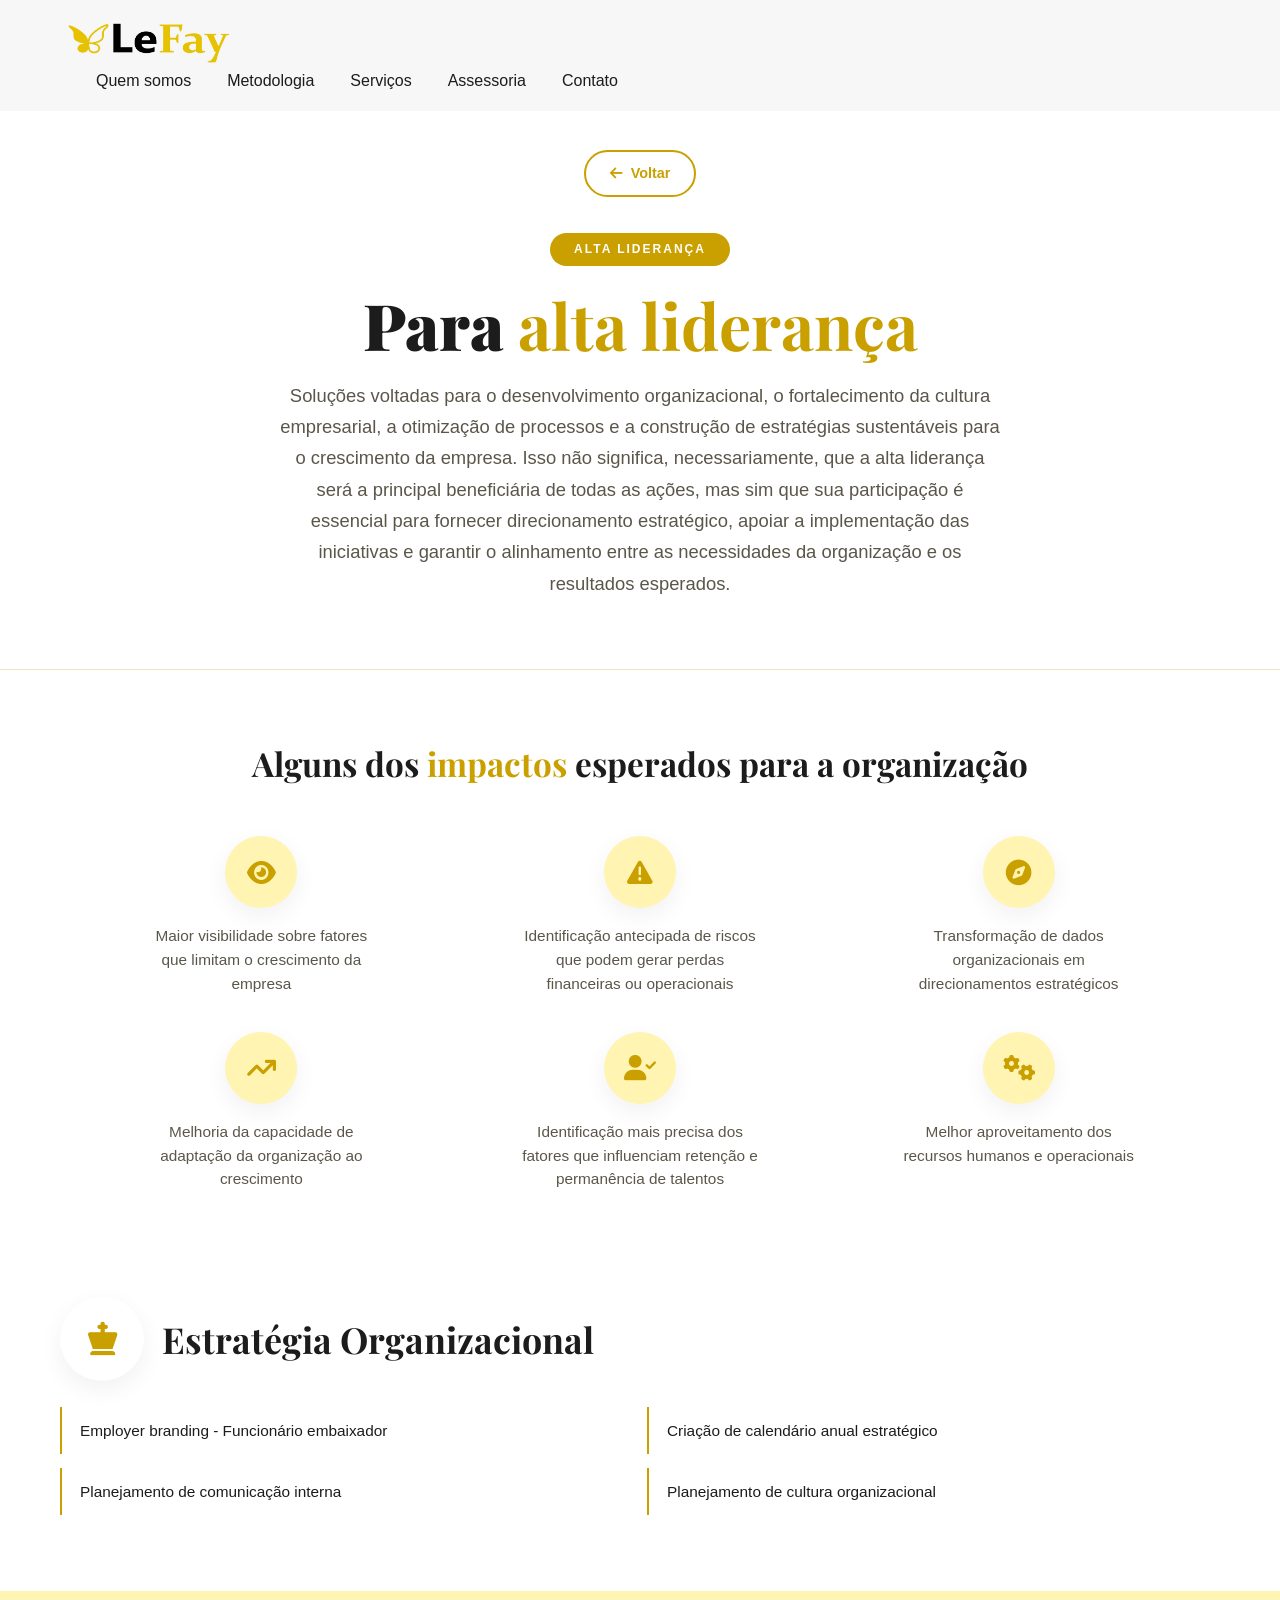
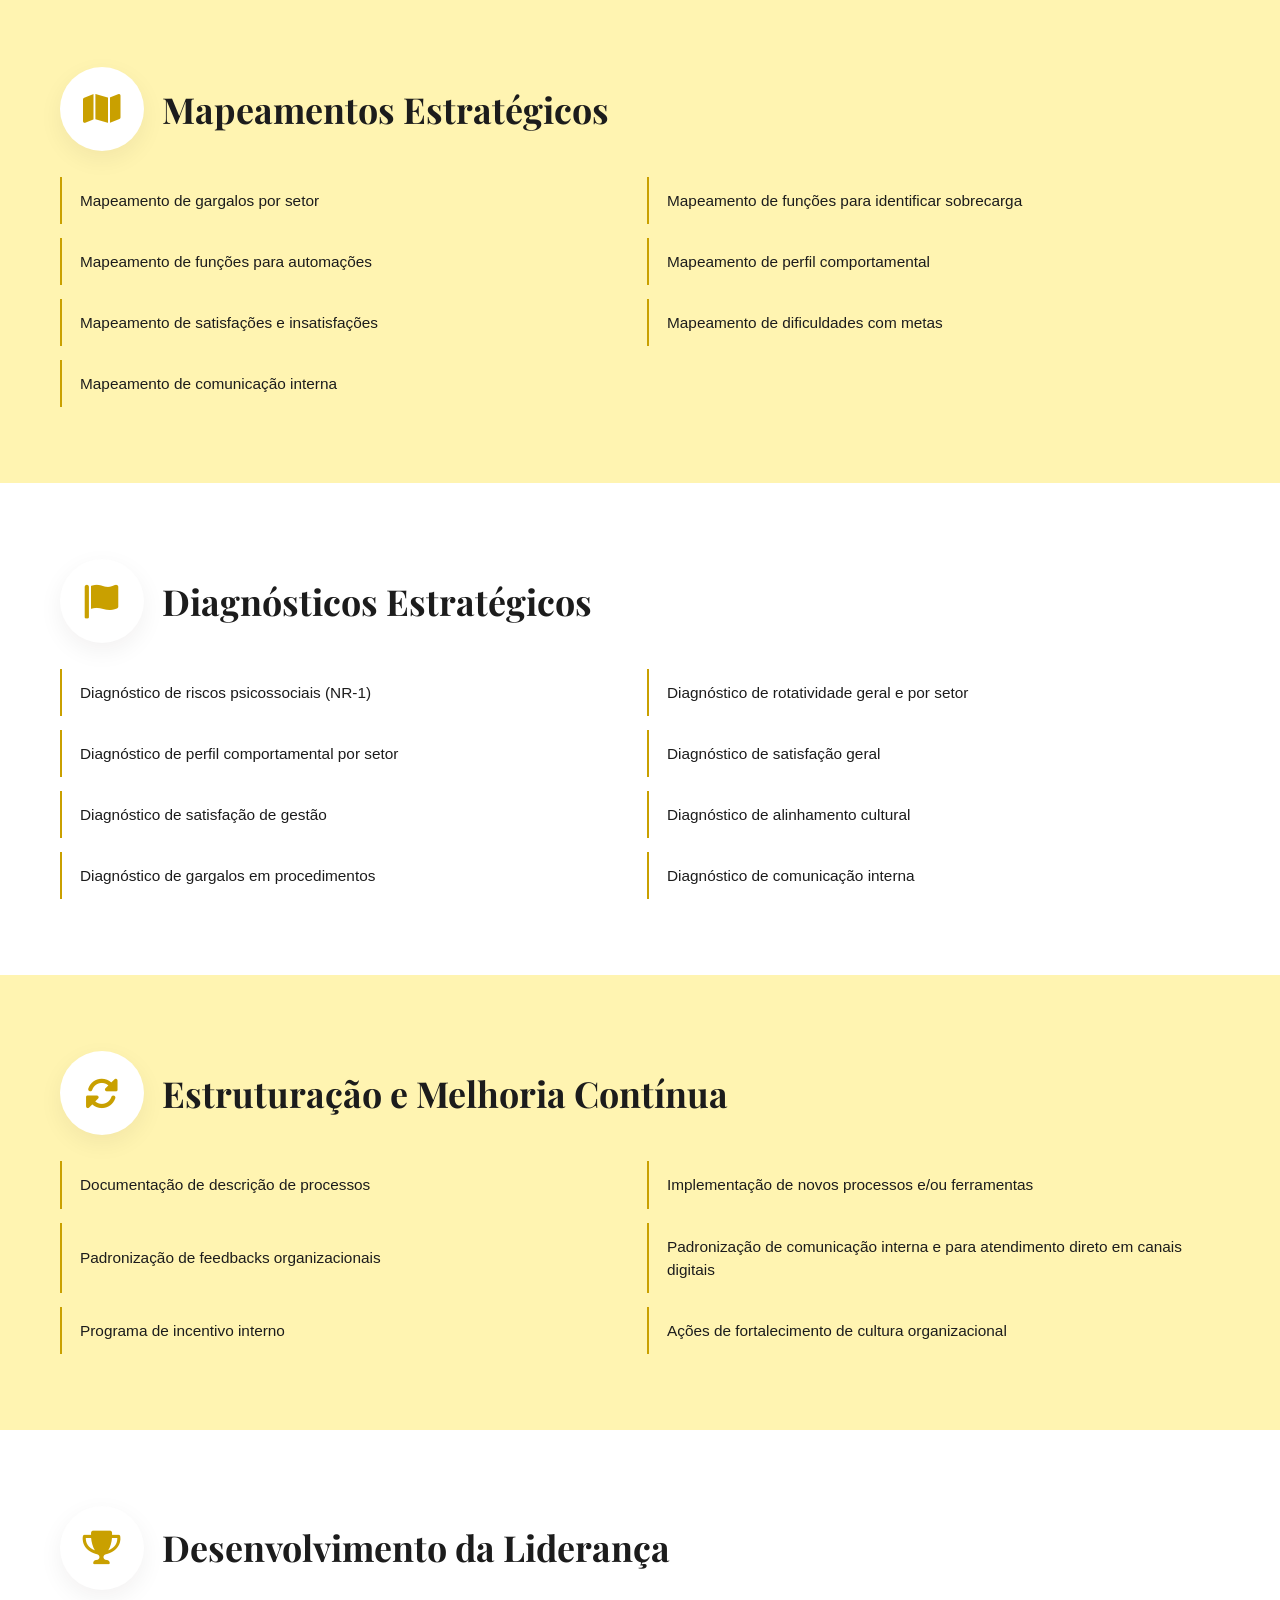
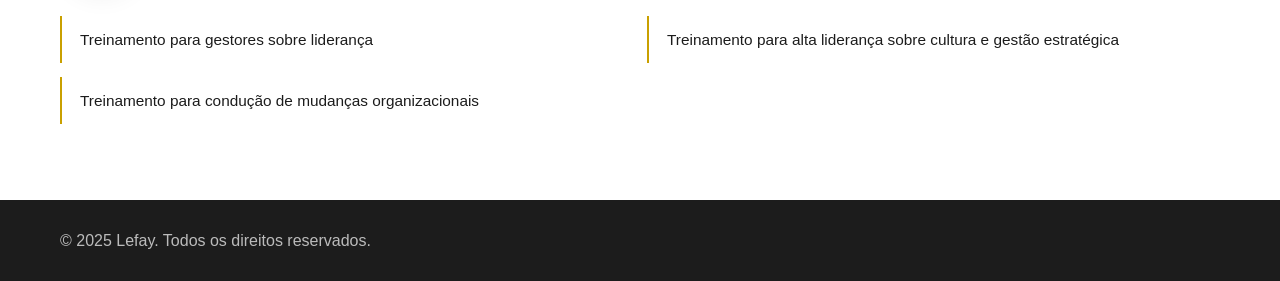
<file: pages/servicos-alta-lideranca.html>
<!DOCTYPE html>
<html lang="pt-BR">
<head>
    <meta charset="UTF-8">
    <meta name="viewport" content="width=device-width, initial-scale=1.0">
    <title>Serviços para Alta Liderança | Lefay</title>
    <link rel="icon" type="image/png" href="../images/favicon.png" sizes="64x64">
    <link rel="stylesheet" href="../styles.css">
    <link rel="stylesheet" href="https://cdnjs.cloudflare.com/ajax/libs/font-awesome/6.0.0/css/all.min.css">
    <link href="https://fonts.googleapis.com/css2?family=Playfair+Display:wght@400;700;900&display=swap" rel="stylesheet">
</head>
<body>
    <nav class="navbar">
        <div class="container">
            <div class="logo">
                <img src="../images/Prancheta 15.png" alt="Lefay Logo">
            </div>
            <div class="menu-toggle" id="menuToggle" aria-label="Abrir menu">
                <i class="fas fa-bars"></i>
            </div>
            <div class="nav-links" id="navLinks">
                <a href="../index.html#about">Quem somos</a>
                <a href="../index.html#metodologia">Metodologia</a>
                <a href="../index.html#services">Serviços</a>
                <a href="../index.html#assessoria">Assessoria</a>
                <a href="../index.html#contact">Contato</a>
            </div>
        </div>
    </nav>

    <section class="service-detail-hero">
        <div class="container">
            <a href="../index.html#services" class="back-button">
                <i class="fas fa-arrow-left"></i> Voltar
            </a>
            <div class="service-hero-content">
                <span class="service-badge">ALTA LIDERANÇA</span>
                <h1 class="service-detail-title">Para <span class="highlight">alta liderança</span></h1>
                <p class="service-detail-subtitle">Soluções voltadas para o desenvolvimento organizacional, o fortalecimento da cultura empresarial, a otimização de processos e a construção de estratégias sustentáveis para o crescimento da empresa. Isso não significa, necessariamente, que a alta liderança será a principal beneficiária de todas as ações, mas sim que sua participação é essencial para fornecer direcionamento estratégico, apoiar a implementação das iniciativas e garantir o alinhamento entre as necessidades da organização e os resultados esperados.</p>
            </div>
        </div>
    </section>

    <section class="service-detail-content">
        <div class="container">

            <div class="impacts-section">
                <h2 class="impacts-title">Alguns dos <span class="highlight">impactos</span> esperados para a organização</h2>
                <div class="impacts-grid">
                    <div class="impact-item">
                        <span class="impact-icon"><i class="fas fa-eye"></i></span>
                        <p>Maior visibilidade sobre fatores que limitam o crescimento da empresa</p>
                    </div>
                    <div class="impact-item">
                        <span class="impact-icon"><i class="fas fa-triangle-exclamation"></i></span>
                        <p>Identificação antecipada de riscos que podem gerar perdas financeiras ou operacionais</p>
                    </div>
                    <div class="impact-item">
                        <span class="impact-icon"><i class="fas fa-compass"></i></span>
                        <p>Transformação de dados organizacionais em direcionamentos estratégicos</p>
                    </div>
                    <div class="impact-item">
                        <span class="impact-icon"><i class="fas fa-arrow-trend-up"></i></span>
                        <p>Melhoria da capacidade de adaptação da organização ao crescimento</p>
                    </div>
                    <div class="impact-item">
                        <span class="impact-icon"><i class="fas fa-user-check"></i></span>
                        <p>Identificação mais precisa dos fatores que influenciam retenção e permanência de talentos</p>
                    </div>
                    <div class="impact-item">
                        <span class="impact-icon"><i class="fas fa-gears"></i></span>
                        <p>Melhor aproveitamento dos recursos humanos e operacionais</p>
                    </div>
                </div>
            </div>
        </div>

        <div class="service-detail-categories">

            <div class="service-category-group">
                <div class="container">
                    <div class="category-header">
                        <span class="service-category-big-icon"><i class="fas fa-chess-king"></i></span>
                        <h2 class="service-category-titlee">Estratégia Organizacional</h2>
                    </div>
                    <div class="service-category-items">
                        <div class="service-category-item">Employer branding - Funcionário embaixador</div>
                        <div class="service-category-item">Criação de calendário anual estratégico</div>
                        <div class="service-category-item">Planejamento de comunicação interna</div>
                        <div class="service-category-item">Planejamento de cultura organizacional</div>
                    </div>
                </div>
            </div>

            <div class="service-category-group">
                <div class="container">
                    <div class="category-header">
                        <span class="service-category-big-iconn"><i class="fas fa-map"></i></span>
                        <h2 class="service-category-title">Mapeamentos Estratégicos</h2>
                    </div>
                    <div class="service-category-items">
                        <div class="service-category-item">Mapeamento de gargalos por setor</div>
                        <div class="service-category-item">Mapeamento de funções para identificar sobrecarga</div>
                        <div class="service-category-item">Mapeamento de funções para automações</div>
                        <div class="service-category-item">Mapeamento de perfil comportamental</div>
                        <div class="service-category-item">Mapeamento de satisfações e insatisfações</div>
                        <div class="service-category-item">Mapeamento de dificuldades com metas</div>
                        <div class="service-category-item">Mapeamento de comunicação interna</div>
                    </div>
                </div>
            </div>

            <div class="service-category-group">
                <div class="container">
                    <div class="category-header">
                        <span class="service-category-big-icon"><i class="fas fa-flag"></i></span>
                        <h2 class="service-category-titlee">Diagnósticos Estratégicos</h2>
                    </div>
                    <div class="service-category-items">
                        <div class="service-category-item">Diagnóstico de riscos psicossociais (NR-1)</div>
                        <div class="service-category-item">Diagnóstico de rotatividade geral e por setor</div>
                        <div class="service-category-item">Diagnóstico de perfil comportamental por setor</div>
                        <div class="service-category-item">Diagnóstico de satisfação geral</div>
                        <div class="service-category-item">Diagnóstico de satisfação de gestão</div>
                        <div class="service-category-item">Diagnóstico de alinhamento cultural</div>
                        <div class="service-category-item">Diagnóstico de gargalos em procedimentos</div>
                        <div class="service-category-item">Diagnóstico de comunicação interna</div>
                    </div>
                </div>
            </div>

            <div class="service-category-group">
                <div class="container">
                    <div class="category-header">
                        <span class="service-category-big-iconn"><i class="fas fa-sync-alt"></i></span>
                        <h2 class="service-category-title">Estruturação e Melhoria Contínua</h2>
                    </div>
                    <div class="service-category-items">
                        <div class="service-category-item">Documentação de descrição de processos</div>
                        <div class="service-category-item">Implementação de novos processos e/ou ferramentas</div>
                        <div class="service-category-item">Padronização de feedbacks organizacionais</div>
                        <div class="service-category-item">Padronização de comunicação interna e para atendimento direto em canais digitais</div>
                        <div class="service-category-item">Programa de incentivo interno</div>
                        <div class="service-category-item">Ações de fortalecimento de cultura organizacional</div>
                    </div>
                </div>
            </div>

            <div class="service-category-group">
                <div class="container">
                    <div class="category-header">
                        <span class="service-category-big-icon"><i class="fas fa-trophy"></i></span>
                        <h2 class="service-category-titlee">Desenvolvimento da Liderança</h2>
                    </div>
                    <div class="service-category-items">
                        <div class="service-category-item">Treinamento para gestores sobre liderança</div>
                        <div class="service-category-item">Treinamento para alta liderança sobre cultura e gestão estratégica</div>
                        <div class="service-category-item">Treinamento para condução de mudanças organizacionais</div>
                    </div>
                </div>
            </div>

        </div>
    </section>

    <footer class="footer">
        <div class="container">
            <p>&copy; 2025 Lefay. Todos os direitos reservados.</p>
        </div>
    </footer>

    <script>
        const menuToggle = document.getElementById('menuToggle');
        const navLinks = document.getElementById('navLinks');
        if (menuToggle && navLinks) {
            menuToggle.addEventListener('click', (e) => {
                e.stopPropagation();
                navLinks.classList.toggle('active');
            });
            navLinks.querySelectorAll('a').forEach(link => {
                link.addEventListener('click', () => {
                    navLinks.classList.remove('active');
                });
            });
            document.addEventListener('click', (e) => {
                if (!e.target.closest('.navbar')) {
                    navLinks.classList.remove('active');
                }
            });
        }
    </script>
</body>
</html>
</file>
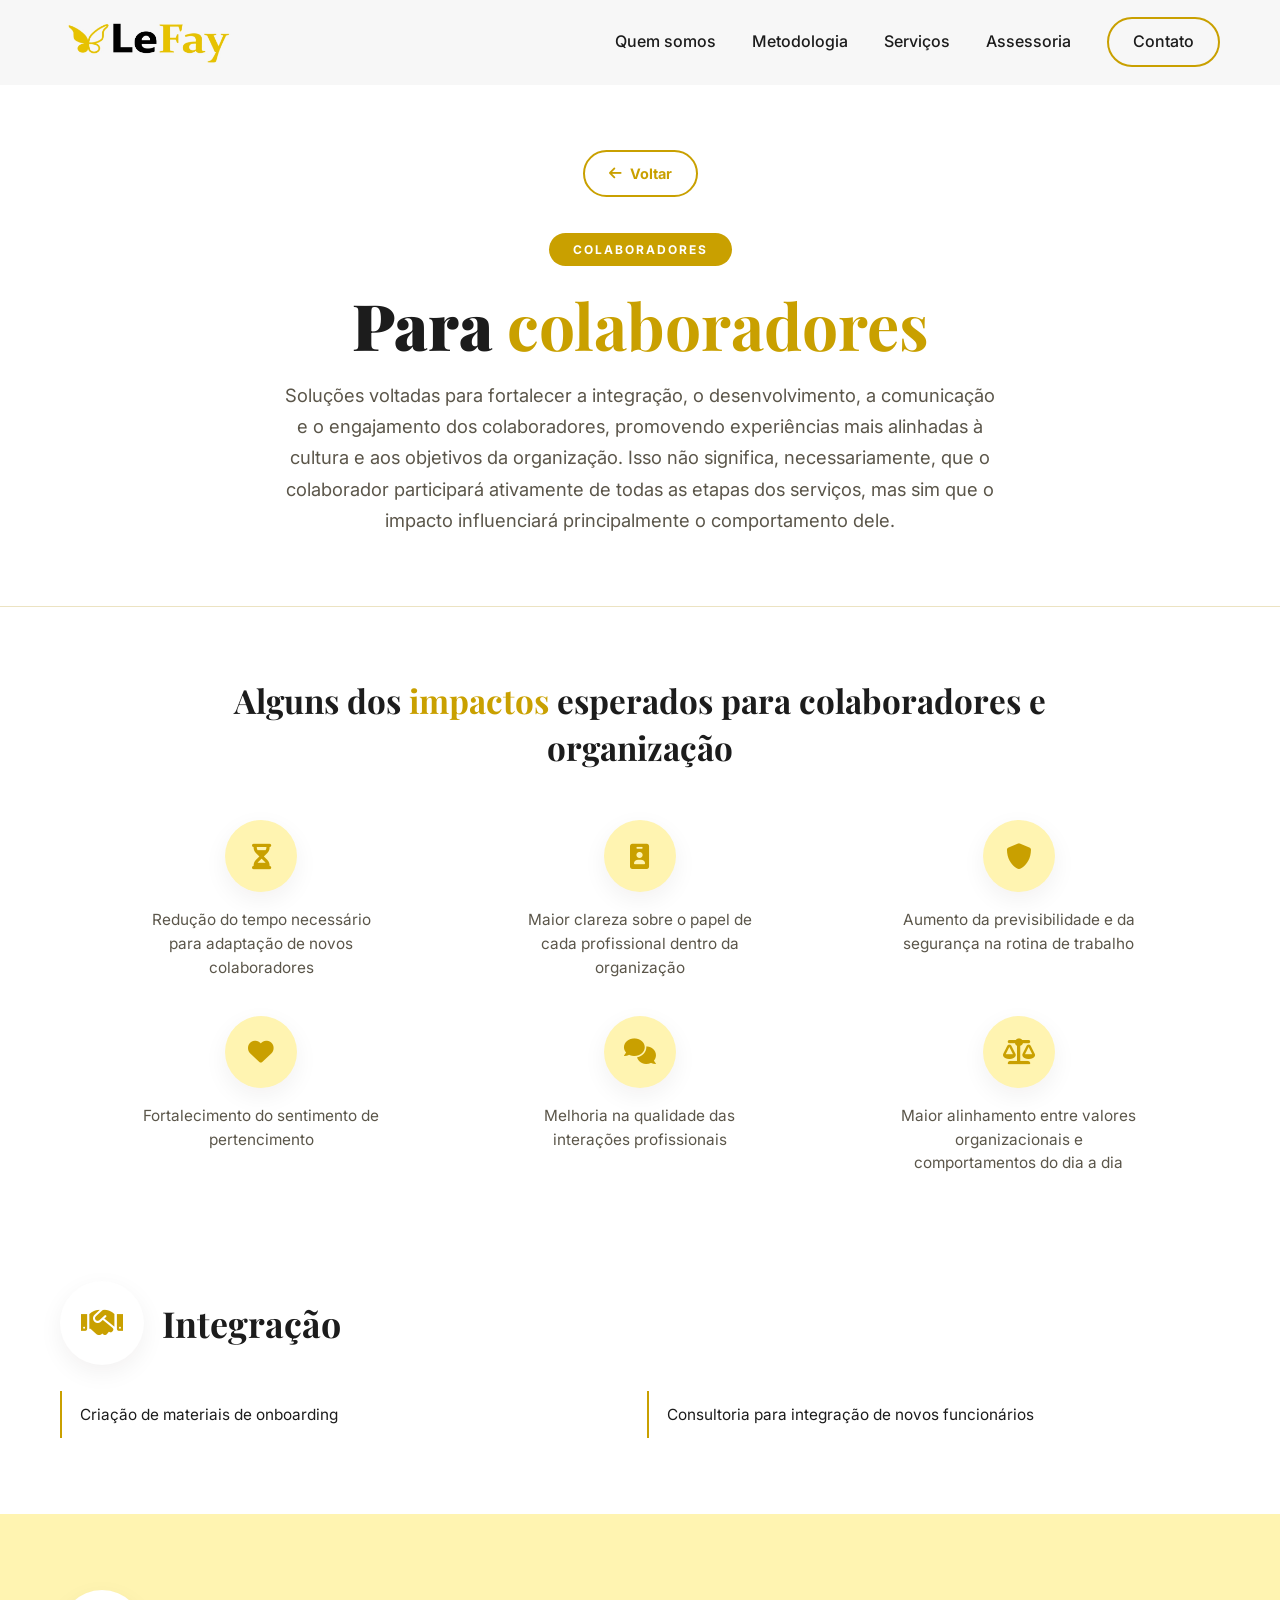
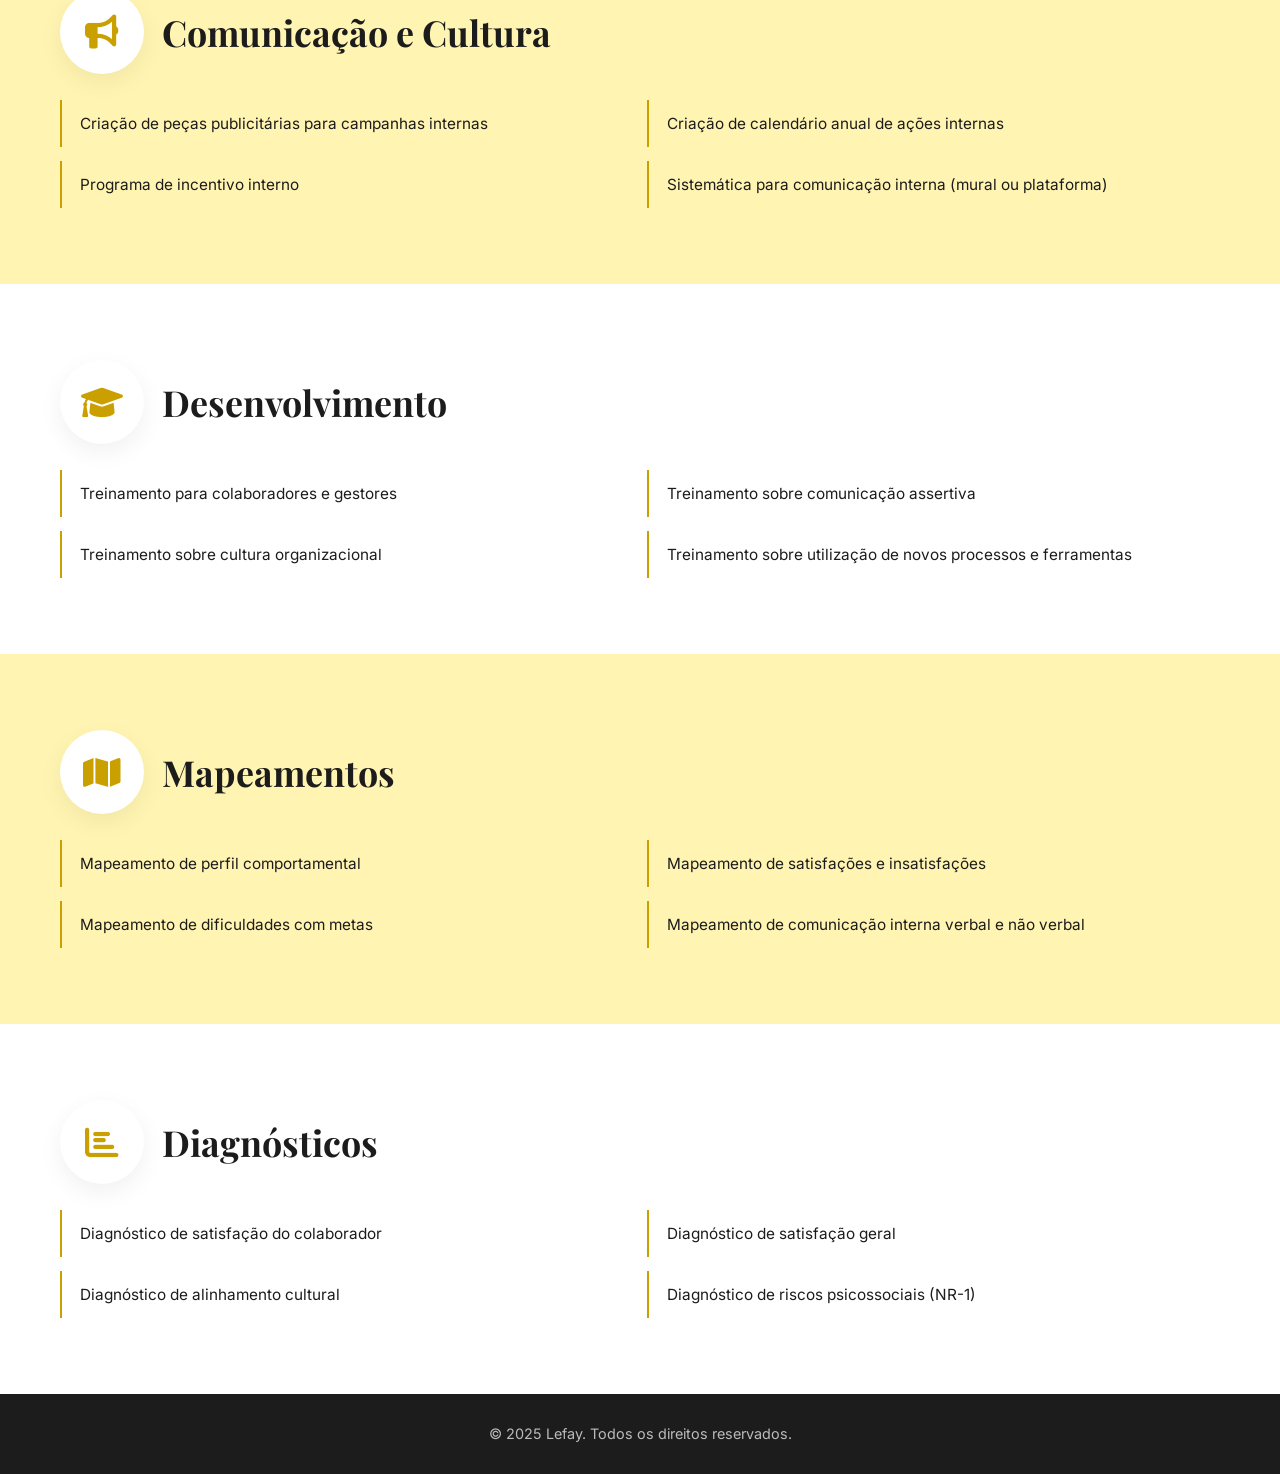
<file: pages/servicos-colaboradores.html>
<!DOCTYPE html>
<html lang="pt-BR">
<head>
    <meta charset="UTF-8">
    <meta name="viewport" content="width=device-width, initial-scale=1.0">
    <title>Serviços para Colaboradores | Lefay</title>
    <link rel="icon" type="image/png" href="../images/favicon.png" sizes="64x64">
    <link rel="stylesheet" href="../styles.css">
    <link rel="stylesheet" href="https://cdnjs.cloudflare.com/ajax/libs/font-awesome/6.0.0/css/all.min.css">
    <link href="https://fonts.googleapis.com/css2?family=Playfair+Display:wght@400;700;900&family=Inter:wght@400;500;600;700&display=swap" rel="stylesheet">
</head>
<body>
    <nav class="navbar">
        <div class="container navbar-inner">
            <div class="logo">
                <img src="../images/Prancheta 15.png" alt="Lefay Logo">
            </div>
            <div class="menu-toggle" id="menuToggle" aria-label="Abrir menu">
                <i class="fas fa-bars"></i>
            </div>
            <div class="nav-links" id="navLinks">
                <a href="../index.html#about">Quem somos</a>
                <a href="../index.html#metodologia">Metodologia</a>
                <a href="../index.html#services">Serviços</a>
                <a href="../index.html#assessoria">Assessoria</a>
                <a href="../index.html#contact" class="nav-cta">Contato</a>
            </div>
        </div>
    </nav>

    <section class="service-detail-hero">
        <div class="container">
            <a href="../index.html#services" class="back-button">
                <i class="fas fa-arrow-left"></i> Voltar
            </a>
            <div class="service-hero-content">
                <span class="service-badge">COLABORADORES</span>
                <h1 class="service-detail-title">Para <span class="highlight">colaboradores</span></h1>
                <p class="service-detail-subtitle">Soluções voltadas para fortalecer a integração, o desenvolvimento, a comunicação e o engajamento dos colaboradores, promovendo experiências mais alinhadas à cultura e aos objetivos da organização. Isso não significa, necessariamente, que o colaborador participará ativamente de todas as etapas dos serviços, mas sim que o impacto influenciará principalmente o comportamento dele.</p>
            </div>
        </div>
    </section>

    <section class="service-detail-content">
        <div class="container">
            <div class="impacts-section">
                <h2 class="impacts-title">Alguns dos <span class="highlight">impactos</span> esperados para colaboradores e organização</h2>
                <div class="impacts-grid">
                    <div class="impact-item">
                        <span class="impact-icon"><i class="fas fa-hourglass-half"></i></span>
                        <p>Redução do tempo necessário para adaptação de novos colaboradores</p>
                    </div>
                    <div class="impact-item">
                        <span class="impact-icon"><i class="fas fa-id-badge"></i></span>
                        <p>Maior clareza sobre o papel de cada profissional dentro da organização</p>
                    </div>
                    <div class="impact-item">
                        <span class="impact-icon"><i class="fas fa-shield-alt"></i></span>
                        <p>Aumento da previsibilidade e da segurança na rotina de trabalho</p>
                    </div>
                    <div class="impact-item">
                        <span class="impact-icon"><i class="fas fa-heart"></i></span>
                        <p>Fortalecimento do sentimento de pertencimento</p>
                    </div>
                    <div class="impact-item">
                        <span class="impact-icon"><i class="fas fa-comments"></i></span>
                        <p>Melhoria na qualidade das interações profissionais</p>
                    </div>
                    <div class="impact-item">
                        <span class="impact-icon"><i class="fas fa-balance-scale"></i></span>
                        <p>Maior alinhamento entre valores organizacionais e comportamentos do dia a dia</p>
                    </div>
                </div>
            </div>
        </div>

        <div class="service-detail-categories">

            <div class="service-category-group">
                <div class="container">
                    <div class="category-header">
                        <span class="service-category-big-icon"><i class="fas fa-handshake"></i></span>
                        <h2 class="service-category-titlee">Integração</h2>
                    </div>
                    <div class="service-category-items">
                        <div class="service-category-item">Criação de materiais de onboarding</div>
                        <div class="service-category-item">Consultoria para integração de novos funcionários</div>
                    </div>
                </div>
            </div>

            <div class="service-category-group">
                <div class="container">
                    <div class="category-header">
                        <span class="service-category-big-iconn"><i class="fas fa-bullhorn"></i></span>
                        <h2 class="service-category-title">Comunicação e Cultura</h2>
                    </div>
                    <div class="service-category-items">
                        <div class="service-category-item">Criação de peças publicitárias para campanhas internas</div>
                        <div class="service-category-item">Criação de calendário anual de ações internas</div>
                        <div class="service-category-item">Programa de incentivo interno</div>
                        <div class="service-category-item">Sistemática para comunicação interna (mural ou plataforma)</div>
                    </div>
                </div>
            </div>

            <div class="service-category-group">
                <div class="container">
                    <div class="category-header">
                        <span class="service-category-big-icon"><i class="fas fa-graduation-cap"></i></span>
                        <h2 class="service-category-titlee">Desenvolvimento</h2>
                    </div>
                    <div class="service-category-items">
                        <div class="service-category-item">Treinamento para colaboradores e gestores</div>
                        <div class="service-category-item">Treinamento sobre comunicação assertiva</div>
                        <div class="service-category-item">Treinamento sobre cultura organizacional</div>
                        <div class="service-category-item">Treinamento sobre utilização de novos processos e ferramentas</div>
                    </div>
                </div>
            </div>

            <div class="service-category-group">
                <div class="container">
                    <div class="category-header">
                        <span class="service-category-big-iconn"><i class="fas fa-map"></i></span>
                        <h2 class="service-category-title">Mapeamentos</h2>
                    </div>
                    <div class="service-category-items">
                        <div class="service-category-item">Mapeamento de perfil comportamental</div>
                        <div class="service-category-item">Mapeamento de satisfações e insatisfações</div>
                        <div class="service-category-item">Mapeamento de dificuldades com metas</div>
                        <div class="service-category-item">Mapeamento de comunicação interna verbal e não verbal</div>
                    </div>
                </div>
            </div>

            <div class="service-category-group">
                <div class="container">
                    <div class="category-header">
                        <span class="service-category-big-icon"><i class="fas fa-chart-bar"></i></span>
                        <h2 class="service-category-titlee">Diagnósticos</h2>
                    </div>
                    <div class="service-category-items">
                        <div class="service-category-item">Diagnóstico de satisfação do colaborador</div>
                        <div class="service-category-item">Diagnóstico de satisfação geral</div>
                        <div class="service-category-item">Diagnóstico de alinhamento cultural</div>
                        <div class="service-category-item">Diagnóstico de riscos psicossociais (NR-1)</div>
                    </div>
                </div>
            </div>

        </div>
    </section>

    <footer class="footer">
        <div class="container footer-inner">
            <p>&copy; 2025 Lefay. Todos os direitos reservados.</p>
        </div>
    </footer>

    <script>
        const menuToggle = document.getElementById('menuToggle');
        const navLinks = document.getElementById('navLinks');
        if (menuToggle && navLinks) {
            menuToggle.addEventListener('click', (e) => {
                e.stopPropagation();
                navLinks.classList.toggle('active');
            });
            navLinks.querySelectorAll('a').forEach(link => {
                link.addEventListener('click', () => {
                    navLinks.classList.remove('active');
                });
            });
            document.addEventListener('click', (e) => {
                if (!e.target.closest('.navbar')) {
                    navLinks.classList.remove('active');
                }
            });
        }

        window.addEventListener('scroll', () => {
            const navbar = document.querySelector('.navbar');
            if (window.scrollY > 40) {
                navbar.classList.add('scrolled');
            } else {
                navbar.classList.remove('scrolled');
            }
        });
    </script>
</body>
</html>
</file>
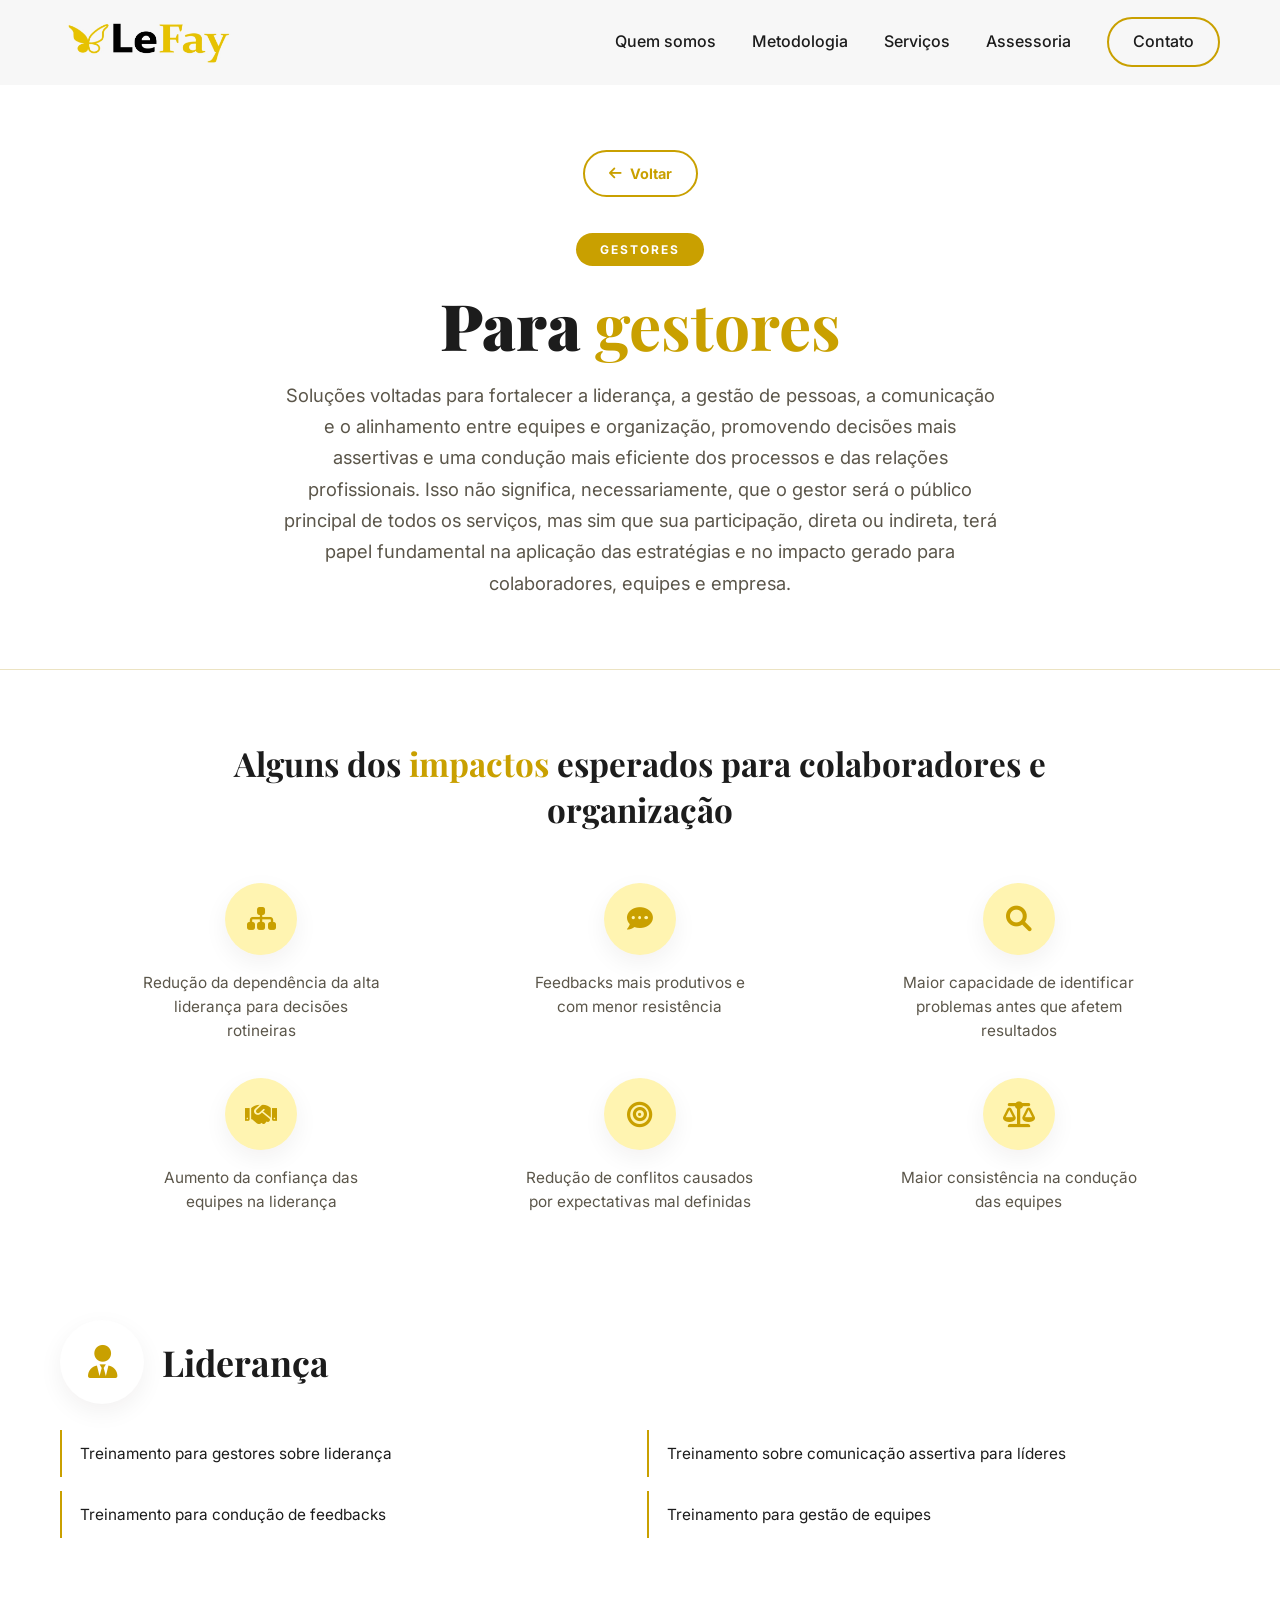
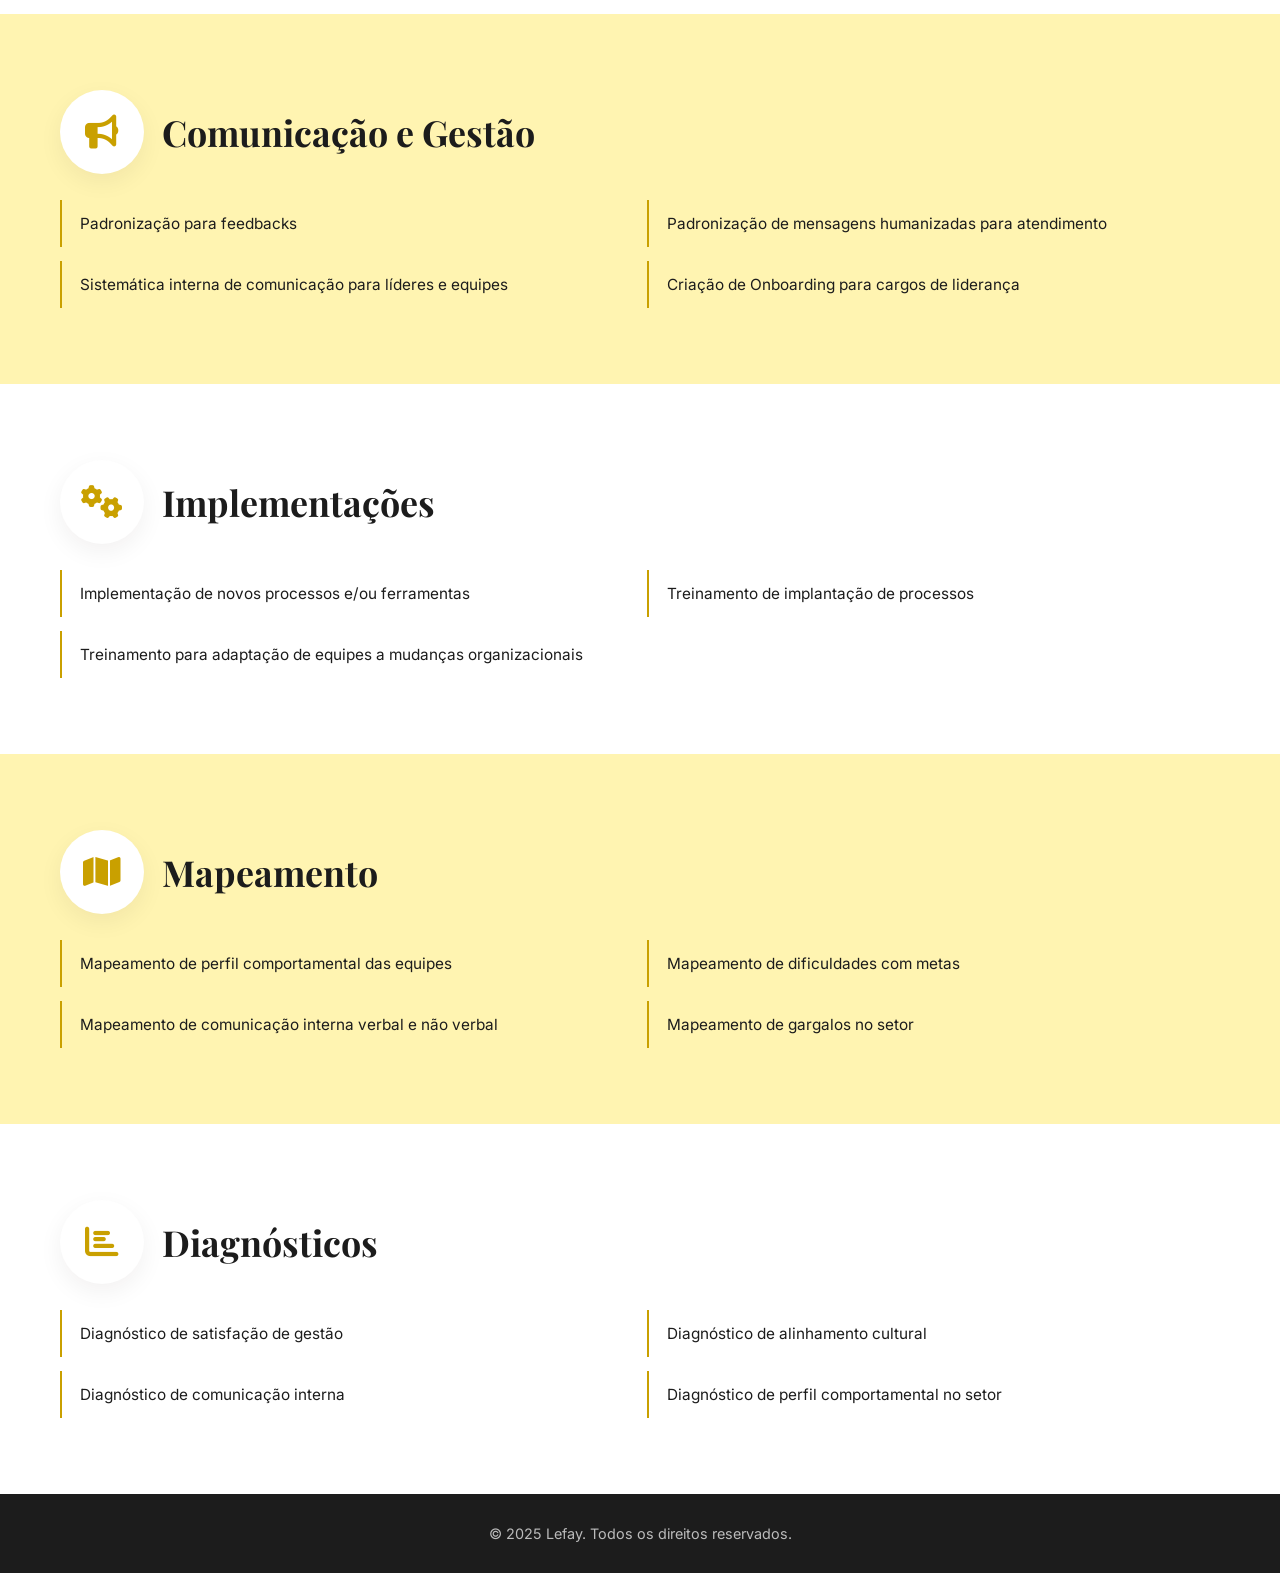
<file: pages/servicos-gestores.html>
<!DOCTYPE html>
<html lang="pt-BR">
<head>
    <meta charset="UTF-8">
    <meta name="viewport" content="width=device-width, initial-scale=1.0">
    <title>Serviços para Gestores | Lefay</title>
    <link rel="icon" type="image/png" href="../images/favicon.png" sizes="64x64">
    <link rel="stylesheet" href="../styles.css">
    <link rel="stylesheet" href="https://cdnjs.cloudflare.com/ajax/libs/font-awesome/6.0.0/css/all.min.css">
    <link href="https://fonts.googleapis.com/css2?family=Playfair+Display:wght@400;700;900&family=Inter:wght@400;500;600;700&display=swap" rel="stylesheet">
</head>
<body>
    <nav class="navbar">
        <div class="container navbar-inner">
            <div class="logo">
                <img src="../images/Prancheta 15.png" alt="Lefay Logo">
            </div>
            <div class="menu-toggle" id="menuToggle" aria-label="Abrir menu">
                <i class="fas fa-bars"></i>
            </div>
            <div class="nav-links" id="navLinks">
                <a href="../index.html#about">Quem somos</a>
                <a href="../index.html#metodologia">Metodologia</a>
                <a href="../index.html#services">Serviços</a>
                <a href="../index.html#assessoria">Assessoria</a>
                <a href="../index.html#contact" class="nav-cta">Contato</a>
            </div>
        </div>
    </nav>

    <section class="service-detail-hero">
        <div class="container">
            <a href="../index.html#services" class="back-button">
                <i class="fas fa-arrow-left"></i> Voltar
            </a>
            <div class="service-hero-content">
                <span class="service-badge">GESTORES</span>
                <h1 class="service-detail-title">Para <span class="highlight">gestores</span></h1>
                <p class="service-detail-subtitle">Soluções voltadas para fortalecer a liderança, a gestão de pessoas, a comunicação e o alinhamento entre equipes e organização, promovendo decisões mais assertivas e uma condução mais eficiente dos processos e das relações profissionais. Isso não significa, necessariamente, que o gestor será o público principal de todos os serviços, mas sim que sua participação, direta ou indireta, terá papel fundamental na aplicação das estratégias e no impacto gerado para colaboradores, equipes e empresa.</p>
            </div>
        </div>
    </section>

    <section class="service-detail-content">
        <div class="container">
            <div class="impacts-section">
                <h2 class="impacts-title">Alguns dos <span class="highlight">impactos</span> esperados para colaboradores e organização</h2>
                <div class="impacts-grid">
                    <div class="impact-item">
                        <span class="impact-icon"><i class="fas fa-sitemap"></i></span>
                        <p>Redução da dependência da alta liderança para decisões rotineiras</p>
                    </div>
                    <div class="impact-item">
                        <span class="impact-icon"><i class="fas fa-comment-dots"></i></span>
                        <p>Feedbacks mais produtivos e com menor resistência</p>
                    </div>
                    <div class="impact-item">
                        <span class="impact-icon"><i class="fas fa-magnifying-glass"></i></span>
                        <p>Maior capacidade de identificar problemas antes que afetem resultados</p>
                    </div>
                    <div class="impact-item">
                        <span class="impact-icon"><i class="fas fa-handshake"></i></span>
                        <p>Aumento da confiança das equipes na liderança</p>
                    </div>
                    <div class="impact-item">
                        <span class="impact-icon"><i class="fas fa-bullseye"></i></span>
                        <p>Redução de conflitos causados por expectativas mal definidas</p>
                    </div>
                    <div class="impact-item">
                        <span class="impact-icon"><i class="fas fa-balance-scale"></i></span>
                        <p>Maior consistência na condução das equipes</p>
                    </div>
                </div>
            </div>
        </div>

        <div class="service-detail-categories">

            <div class="service-category-group">
                <div class="container">
                    <div class="category-header">
                        <span class="service-category-big-icon"><i class="fas fa-user-tie"></i></span>
                        <h2 class="service-category-titlee">Liderança</h2>
                    </div>
                    <div class="service-category-items">
                        <div class="service-category-item">Treinamento para gestores sobre liderança</div>
                        <div class="service-category-item">Treinamento sobre comunicação assertiva para líderes</div>
                        <div class="service-category-item">Treinamento para condução de feedbacks</div>
                        <div class="service-category-item">Treinamento para gestão de equipes</div>
                    </div>
                </div>
            </div>

            <div class="service-category-group">
                <div class="container">
                    <div class="category-header">
                        <span class="service-category-big-iconn"><i class="fas fa-bullhorn"></i></span>
                        <h2 class="service-category-title">Comunicação e Gestão</h2>
                    </div>
                    <div class="service-category-items">
                        <div class="service-category-item">Padronização para feedbacks</div>
                        <div class="service-category-item">Padronização de mensagens humanizadas para atendimento</div>
                        <div class="service-category-item">Sistemática interna de comunicação para líderes e equipes</div>
                        <div class="service-category-item">Criação de Onboarding para cargos de liderança</div>
                    </div>
                </div>
            </div>

            <div class="service-category-group">
                <div class="container">
                    <div class="category-header">
                        <span class="service-category-big-icon"><i class="fas fa-gears"></i></span>
                        <h2 class="service-category-titlee">Implementações</h2>
                    </div>
                    <div class="service-category-items">
                        <div class="service-category-item">Implementação de novos processos e/ou ferramentas</div>
                        <div class="service-category-item">Treinamento de implantação de processos</div>
                        <div class="service-category-item">Treinamento para adaptação de equipes a mudanças organizacionais</div>
                    </div>
                </div>
            </div>

            <div class="service-category-group">
                <div class="container">
                    <div class="category-header">
                        <span class="service-category-big-iconn"><i class="fas fa-map"></i></span>
                        <h2 class="service-category-title">Mapeamento</h2>
                    </div>
                    <div class="service-category-items">
                        <div class="service-category-item">Mapeamento de perfil comportamental das equipes</div>
                        <div class="service-category-item">Mapeamento de dificuldades com metas</div>
                        <div class="service-category-item">Mapeamento de comunicação interna verbal e não verbal</div>
                        <div class="service-category-item">Mapeamento de gargalos no setor</div>
                    </div>
                </div>
            </div>

            <div class="service-category-group">
                <div class="container">
                    <div class="category-header">
                        <span class="service-category-big-icon"><i class="fas fa-chart-bar"></i></span>
                        <h2 class="service-category-titlee">Diagnósticos</h2>
                    </div>
                    <div class="service-category-items">
                        <div class="service-category-item">Diagnóstico de satisfação de gestão</div>
                        <div class="service-category-item">Diagnóstico de alinhamento cultural</div>
                        <div class="service-category-item">Diagnóstico de comunicação interna</div>
                        <div class="service-category-item">Diagnóstico de perfil comportamental no setor</div>
                    </div>
                </div>
            </div>

        </div>
    </section>

    <footer class="footer">
        <div class="container footer-inner">
            <p>&copy; 2025 Lefay. Todos os direitos reservados.</p>
        </div>
    </footer>

    <script>
        const menuToggle = document.getElementById('menuToggle');
        const navLinks = document.getElementById('navLinks');
        if (menuToggle && navLinks) {
            menuToggle.addEventListener('click', (e) => {
                e.stopPropagation();
                navLinks.classList.toggle('active');
            });
            navLinks.querySelectorAll('a').forEach(link => {
                link.addEventListener('click', () => {
                    navLinks.classList.remove('active');
                });
            });
            document.addEventListener('click', (e) => {
                if (!e.target.closest('.navbar')) {
                    navLinks.classList.remove('active');
                }
            });
        }

        window.addEventListener('scroll', () => {
            const navbar = document.querySelector('.navbar');
            if (window.scrollY > 40) {
                navbar.classList.add('scrolled');
            } else {
                navbar.classList.remove('scrolled');
            }
        });
    </script>
</body>
</html>
</file>
<file: styles.css>
/* =============================================
   LEFAY — DESIGN SYSTEM
   Base: identidade da seção/páginas de serviço,
   estendida para o site inteiro.
   ============================================= */

:root {
    --gold: #C9A000;
    --light-gold: #E6C200;
    --sunflower: #FFF4B1;
    --sunflower-soft: #FFF9DA;
    --white: #ffffff;
    --logo-bg: #F7F7F7;
    --beige: #FAF8F2;
    --text-dark: #1C1C1C;
    --text-muted: #5B564A;
    --hairline: #ECE3C2;

    --font-display: 'Playfair Display', serif;
    --font-body: 'Inter', Arial, sans-serif;

    --radius-md: 16px;
    --radius-lg: 24px;
    --shadow-soft: 0 8px 24px rgba(28, 22, 0, 0.06);
    --shadow-strong: 0 16px 48px rgba(201, 160, 0, 0.22);
}

* {
    margin: 0;
    padding: 0;
    box-sizing: border-box;
}

html {
    scroll-behavior: smooth;
}

body {
    font-family: var(--font-body);
    line-height: 1.6;
    color: var(--text-dark);
    max-width: 100%;
    overflow-x: hidden;
    background-color: var(--white);
}

img {
    display: block;
}

.container {
    max-width: 1280px;
    margin: 0 auto;
    padding: 0 60px;
    width: 100%;
}

.highlight {
    font-family: var(--font-display);
    font-weight: 700;
    color: var(--gold);
}

.eyebrow {
    display: inline-block;
    font-family: var(--font-body);
    font-size: 0.78rem;
    font-weight: 700;
    letter-spacing: 2.5px;
    text-transform: uppercase;
    color: var(--gold);
    margin-bottom: 14px;
}

/* =============================================
   NAVBAR
   ============================================= */

.navbar {
    position: fixed;
    top: 0;
    left: 0;
    right: 0;
    background-color: var(--logo-bg);
    backdrop-filter: blur(10px);
    padding: 16px 0;
    border-bottom: 1px solid transparent;
    z-index: 1000;
    transition: padding 0.3s ease, border-color 0.3s ease, box-shadow 0.3s ease;
}

.navbar.scrolled {
    padding: 10px 0;
    border-bottom-color: var(--hairline);
    box-shadow: 0 4px 20px rgba(28, 22, 0, 0.06);
}

.navbar-inner {
    display: flex;
    justify-content: space-between;
    align-items: center;
}

.logo {
    height: 52px;
    display: flex;
    align-items: center;
}

.logo img {
    height: 52px;
    width: auto;
}

.nav-links {
    display: flex;
    align-items: center;
}

.nav-links a {
    text-decoration: none;
    color: var(--text-dark);
    margin-left: 36px;
    font-weight: 500;
    font-size: 1rem;
    position: relative;
    transition: color 0.3s ease;
}

.nav-links a::after {
    content: '';
    position: absolute;
    left: 0;
    bottom: -6px;
    width: 0;
    height: 2px;
    background: var(--gold);
    transition: width 0.3s ease;
}

.nav-links a:hover {
    color: var(--gold);
}

.nav-links a:hover::after {
    width: 100%;
}

.nav-cta {
    padding: 10px 24px;
    border: 2px solid var(--gold);
    border-radius: 30px;
    margin-left: 36px;
}

.nav-cta::after {
    display: none;
}

.nav-cta:hover {
    background: var(--gold);
    color: var(--white) !important;
}

.menu-toggle {
    display: none;
    cursor: pointer;
    font-size: 22px;
    color: var(--text-dark);
}

/* =============================================
   HERO
   ============================================= */

.welcome-hero {
    min-height: 92vh;
    background: var(--white);
    color: var(--text-dark);
    display: flex;
    flex-direction: column;
    justify-content: center;
    position: relative;
    padding-top: 110px;
    overflow: hidden;
}

.welcome-hero::before {
    content: '';
    position: absolute;
    top: 0;
    right: 0;
    bottom: 0;
    left: 0;
    background: radial-gradient(circle 95vh at 95% 25%, var(--sunflower) 0%, rgba(255, 244, 177, 0) 78%);
    z-index: 0;
}

.hero-grid {
    display: grid;
    grid-template-columns: 1.05fr 0.95fr;
    align-items: center;
    gap: 40px;
    position: relative;
    z-index: 2;
    flex: 1;
}

.hero-content {
    max-width: 620px;
}

.hero-content h1 {
    font-family: var(--font-display);
    font-weight: 900;
    font-size: clamp(3.2rem, 5.4vw, 5rem);
    margin: 22px 0 22px;
    line-height: 1.08;
    color: var(--text-dark);
}

.hero-content p {
    font-family: var(--font-body);
    font-size: clamp(1.05rem, 1.3vw, 1.25rem);
    color: var(--text-muted);
    margin-bottom: 34px;
    max-width: 540px;
}

.hero-image {
    display: flex;
    align-items: center;
    justify-content: center;
}

.hero-image img {
    max-width: 100%;
    height: auto;
    object-fit: contain;
    filter: drop-shadow(0 18px 36px rgba(28, 22, 0, 0.08));
}

.cta-button {
    display: inline-flex;
    align-items: center;
    padding: 16px 38px;
    background-color: var(--gold);
    color: var(--white);
    text-decoration: none;
    border-radius: 30px;
    font-size: 1.05rem;
    font-weight: 700;
    font-family: var(--font-body);
    transition: transform 0.3s ease, box-shadow 0.3s ease, background-color 0.3s ease;
    box-shadow: var(--shadow-strong);
}

.cta-button:hover {
    transform: translateY(-3px);
    background-color: var(--light-gold);
}

.cta-button--dark {
    background-color: var(--white);
    color: var(--gold);
    box-shadow: none;
}

.cta-button--dark:hover {
    background-color: var(--text-dark);
    color: var(--white);
}

.scroll-indicator {
    position: relative;
    z-index: 2;
    text-align: center;
    color: var(--text-muted);
    padding-bottom: 28px;
}

.scroll-indicator p {
    margin-bottom: 8px;
    font-size: 0.9rem;
    letter-spacing: 0.5px;
}

.bounce {
    animation: bounce 2s infinite;
    font-size: 18px;
    color: var(--gold);
}

@keyframes bounce {
    0%, 20%, 50%, 80%, 100% { transform: translateY(0); }
    40% { transform: translateY(-10px); }
    60% { transform: translateY(-5px); }
}

@media (prefers-reduced-motion: reduce) {
    .bounce { animation: none; }
}

/* =============================================
   SECTION TITLES (genéricos)
   ============================================= */

section {
    background-color: var(--white);
}

.section-title {
    text-align: center;
    font-family: var(--font-display);
    font-weight: 900;
    font-size: clamp(2.4rem, 4vw, 3.6rem);
    margin-bottom: 20px;
    color: var(--text-dark);
}

.section-titlee {
    text-align: center;
    font-family: var(--font-display);
    font-weight: 700;
    font-size: clamp(1.9rem, 3vw, 2.6rem);
    margin-bottom: 48px;
    color: var(--text-dark);
}

.section-subtitle {
    text-align: center;
    font-size: 1.1rem;
    max-width: 760px;
    margin: 0 auto 50px;
    color: var(--text-muted);
}

.areas > .container,
.services > .container:first-child {
    text-align: center;
    padding-bottom: 0;
}

/* =============================================
   BLOCK PATTERN (base reutilizada em Metodologia,
   Quem Somos, etc. — espelha o padrão das páginas
   de serviço: ícone grande + título serif + texto)
   ============================================= */

.block {
    padding: 100px 0;
}

.block--white { background-color: var(--white); }
.block--light { background-color: var(--sunflower); }

.block-inner {
    display: grid;
    grid-template-columns: 0.85fr 1.15fr;
    gap: 70px;
    align-items: center;
}

.block-inner--reverse {
    grid-template-columns: 1.15fr 0.85fr;
}

.block-inner--reverse .block-icon-area {
    order: 2;
}

.block-inner--reverse .block-text-area {
    order: 1;
}

.block-icon-area {
    display: flex;
    flex-direction: column;
    align-items: flex-start;
    gap: 22px;
}

.block-big-icon {
    display: flex;
    align-items: center;
    justify-content: center;
    width: 84px;
    height: 84px;
    border-radius: 50%;
    background: var(--white);
    color: var(--gold);
    font-size: 2.2rem;
    box-shadow: var(--shadow-soft);
    transition: transform 0.4s cubic-bezier(0.34, 1.56, 0.64, 1);
}

.block--light .block-big-icon {
    background: var(--white);
}

.block-icon-area:hover .block-big-icon {
    transform: scale(1.1) rotate(-6deg);
}

.block-title {
    font-family: var(--font-display);
    font-weight: 700;
    font-size: clamp(2rem, 3.2vw, 2.8rem);
    color: var(--text-dark);
    line-height: 1.18;
    margin: 0;
}

.block-text-area p {
    font-size: 1.08rem;
    line-height: 1.85;
    color: var(--text-muted);
    margin-bottom: 18px;
}

.block-text-area p:last-child {
    margin-bottom: 0;
}

.block-text-area b {
    color: var(--text-dark);
    font-weight: 700;
}

.block-lede {
    font-size: 1.22rem !important;
    color: var(--text-dark) !important;
}

/* =============================================
   METODOLOGIA — ETAPAS
   ============================================= */

.etapas-grid {
    display: grid;
    grid-template-columns: repeat(2, 1fr);
    gap: 28px;
    max-width: 1000px;
    margin: 0 auto;
}

.etapa-card {
    background: var(--white);
    border-radius: var(--radius-lg);
    padding: 36px 34px;
    box-shadow: var(--shadow-soft);
    border-left: 4px solid var(--gold);
    transition: transform 0.3s ease, box-shadow 0.3s ease;
}

.etapa-card:hover {
    transform: translateY(-6px);
    box-shadow: 0 16px 40px rgba(28, 22, 0, 0.1);
}

.etapa-number {
    font-family: var(--font-display);
    font-weight: 900;
    font-size: 2.6rem;
    color: var(--sunflower);
    -webkit-text-stroke: 1.5px var(--gold);
    color: transparent;
    line-height: 1;
    margin-bottom: 12px;
}

.etapa-card h3 {
    font-family: var(--font-body);
    font-weight: 700;
    font-size: 1.25rem;
    color: var(--text-dark);
    margin-bottom: 12px;
}

.etapa-card h3 .highlight {
    font-size: 1.25rem;
}

.etapa-card p {
    font-size: 0.98rem;
    color: var(--text-muted);
    line-height: 1.7;
}

/* =============================================
   ÁREAS DE ATUAÇÃO — mesma estrutura visual
   da página de detalhe de serviço (category-group)
   ============================================= */

.areas {
    padding-bottom: 0;
}

.areas-categories {
    margin-top: 10px;
}

.service-category-group {
    display: flex;
    align-items: center;
    padding: 76px 0;
}

.service-category-group:nth-child(odd) {
    background-color: var(--white);
}

.service-category-group:nth-child(even) {
    background-color: var(--sunflower);
}

.service-category-inner {
    display: grid;
    grid-template-columns: 1fr 1fr;
    gap: 64px;
    align-items: center;
    width: 100%;
}

.service-category-inner--reverse .service-category-icon-area {
    order: 2;
}

.service-category-icon-area {
    display: flex;
    flex-direction: column;
    align-items: flex-start;
    gap: 22px;
}

.service-category-icon-area--right {
    align-items: flex-start;
}

.service-category-big-icon,
.service-category-big-iconn {
    display: flex;
    align-items: center;
    justify-content: center;
    width: 84px;
    height: 84px;
    border-radius: 50%;
    background: var(--white);
    color: var(--gold);
    font-size: 2.1rem;
    box-shadow: var(--shadow-soft);
    transition: transform 0.4s cubic-bezier(0.34, 1.56, 0.64, 1);
}

.service-category-icon-area:hover .service-category-big-icon,
.service-category-icon-area:hover .service-category-big-iconn {
    transform: scale(1.12) rotate(-6deg);
}

.service-category-title,
.service-category-titlee {
    font-family: var(--font-display);
    font-weight: 700;
    font-size: clamp(1.8rem, 2.8vw, 2.4rem);
    color: var(--text-dark);
    line-height: 1.18;
    margin: 0;
}

.area-desc {
    font-size: 1.02rem;
    color: var(--text-muted);
    line-height: 1.7;
    max-width: 420px;
}

.area-detail-area {
    background: var(--white);
    border-radius: var(--radius-lg);
    padding: 36px 40px;
    box-shadow: var(--shadow-soft);
}

.area-detail-text {
    font-size: 0.98rem;
    line-height: 1.7;
    color: var(--text-muted);
    margin-bottom: 16px;
}

.area-detail-label {
    font-size: 0.95rem;
    font-weight: 700;
    color: var(--text-dark);
    margin-bottom: 14px;
}

.service-category-items {
    display: grid;
    grid-template-columns: repeat(2, 1fr);
    gap: 14px;
}

.area-items {
    grid-template-columns: 1fr;
    gap: 10px;
}

.service-category-item {
    padding: 12px 0 12px 18px;
    border-left: 2px solid var(--gold);
    font-size: 0.96rem;
    color: var(--text-dark);
    line-height: 1.5;
    transition: opacity 0.3s ease, border-left-color 0.3s ease, transform 0.3s ease;
    display: flex;
    align-items: center;
}

.service-category-item:hover {
    border-left-color: var(--light-gold);
    transform: translateX(6px);
}

/* =============================================
   SERVICES (cards de divisão) — mantidos
   ============================================= */

.service-divisions {
    display: grid;
    grid-template-columns: repeat(3, 1fr);
    gap: 28px;
    max-width: 1020px;
    margin: 0 auto 56px;
}

.division-card-link {
    text-decoration: none;
    color: inherit;
    display: block;
    height: 100%;
}

.division-card-link:focus .division-card {
    outline: 2px solid var(--gold);
    outline-offset: 4px;
}

.division-card {
    background: var(--white);
    border: 2px solid var(--hairline);
    border-radius: var(--radius-lg);
    padding: 40px 30px 30px;
    display: flex;
    flex-direction: column;
    align-items: center;
    gap: 14px;
    text-align: center;
    transition: all 0.3s ease;
    box-shadow: var(--shadow-soft);
    cursor: pointer;
    height: 100%;
    min-height: 300px;
    position: relative;
}

.division-card .click-indicator {
    display: inline-block;
    margin-top: 8px;
    padding: 6px 16px;
    background: var(--gold);
    color: var(--white);
    border-radius: 20px;
    font-size: 0.7rem;
    font-weight: 700;
    letter-spacing: 0.5px;
    text-transform: uppercase;
    opacity: 0;
    transform: translateY(10px);
    transition: all 0.3s ease;
}

.division-card-link:hover .division-card .click-indicator {
    opacity: 1;
    transform: translateY(0);
}

.division-card--highlight .click-indicator {
    background: var(--white);
    color: var(--gold);
}

.division-card-link:hover .division-card {
    border-color: var(--gold);
    transform: translateY(-8px);
    box-shadow: 0 20px 48px rgba(201, 160, 0, 0.22);
}

.division-card img {
    width: 76px;
    height: 76px;
    object-fit: contain;
    filter: drop-shadow(0 4px 8px rgba(0,0,0,0.08));
    transition: transform 0.3s ease;
    margin-bottom: 8px;
}

.division-card-link:hover img {
    transform: scale(1.08);
}

.division-card h4 {
    font-family: var(--font-display);
    font-size: 1.15rem;
    font-weight: 700;
    color: var(--text-dark);
    line-height: 1.4;
    margin-bottom: 4px;
}

.division-card h4 strong {
    font-size: 1.4rem;
    display: block;
    margin-top: 2px;
}

.division-card--highlight {
    background: linear-gradient(135deg, var(--gold) 0%, var(--light-gold) 100%);
    border-color: var(--gold);
}

.division-card--highlight h4 { color: var(--white); }

.division-card--highlight img {
    filter: brightness(0) invert(1) drop-shadow(0 4px 8px rgba(0,0,0,0.2));
}

.division-card--highlight .division-desc { color: rgba(255,255,255,0.92); }

.division-desc {
    font-size: 0.95rem;
    color: var(--text-muted);
    line-height: 1.6;
    text-align: center;
    margin-top: 4px;
    flex: 1;
    display: flex;
    align-items: center;
}

/* Assessoria CTA box */

.assessoria-cta-link {
    display: block;
    text-decoration: none;
    color: inherit;
    max-width: 1020px;
    margin: 0 auto;
}

.assessoria-cta-box {
    display: grid;
    grid-template-columns: 76px 1fr auto;
    gap: 32px;
    align-items: center;
    background: linear-gradient(135deg, var(--gold) 0%, var(--light-gold) 100%);
    border-radius: var(--radius-lg);
    padding: 44px 56px;
    box-shadow: var(--shadow-strong);
    transition: all 0.3s ease;
}

.assessoria-cta-link:hover .assessoria-cta-box {
    transform: translateY(-6px);
    box-shadow: 0 22px 56px rgba(201,160,0,0.3);
}

.assessoria-cta-icon {
    display: flex;
    align-items: center;
    justify-content: center;
    width: 76px;
    height: 76px;
    border-radius: 50%;
    background: rgba(255,255,255,0.2);
    color: var(--white);
    font-size: 2.1rem;
    flex-shrink: 0;
    transition: transform 0.4s cubic-bezier(0.34, 1.56, 0.64, 1);
}

.assessoria-cta-link:hover .assessoria-cta-icon {
    transform: scale(1.1) rotate(-6deg);
}

.assessoria-cta-text h3 {
    font-family: var(--font-display);
    font-size: 2rem;
    font-weight: 700;
    color: var(--white);
    line-height: 1.2;
    margin-bottom: 10px;
}

.assessoria-cta-text h3 .highlight { color: var(--white); }

.assessoria-cta-sub {
    font-size: 1rem;
    color: var(--white);
    opacity: 0.94;
    line-height: 1.6;
    max-width: 520px;
}

.assessoria-cta-indicator {
    display: inline-flex;
    align-items: center;
    gap: 10px;
    white-space: nowrap;
    padding: 12px 26px;
    background: var(--white);
    color: var(--gold);
    border-radius: 30px;
    font-size: 0.85rem;
    font-weight: 700;
    letter-spacing: 0.5px;
    text-transform: uppercase;
    transition: transform 0.3s ease;
}

.assessoria-cta-link:hover .assessoria-cta-indicator {
    transform: translateX(4px);
}

/* =============================================
   MVV — Missão / Visão / Valores
   ============================================= */

.mvv-wrap {
    padding: 100px 0 40px;
}

.mvv-grid {
    display: grid;
    grid-template-columns: repeat(3, 1fr);
    gap: 28px;
    max-width: 1020px;
    margin: 0 auto;
}

.mvv-card {
    background: var(--beige);
    padding: 44px 32px;
    border-radius: var(--radius-lg);
    text-align: left;
    box-shadow: var(--shadow-soft);
    display: flex;
    flex-direction: column;
    gap: 16px;
    border: 1px solid var(--hairline);
    cursor: pointer;
    transition: transform 0.35s cubic-bezier(0.16, 1, 0.3, 1), box-shadow 0.35s ease, background 0.35s ease;
}

.mvv-icon {
    display: flex;
    align-items: center;
    justify-content: center;
    width: 56px;
    height: 56px;
    border-radius: 50%;
    background: var(--sunflower);
    color: var(--gold);
    font-size: 1.4rem;
    transition: transform 0.4s cubic-bezier(0.34, 1.56, 0.64, 1), background 0.4s ease, color 0.4s ease;
}

.mvv-card:hover,
.mvv-card.active {
    transform: translateY(-6px);
    box-shadow: var(--shadow-strong);
    background: linear-gradient(135deg, var(--gold) 0%, var(--light-gold) 100%);
}

.mvv-card:hover .mvv-icon,
.mvv-card.active .mvv-icon {
    background: var(--white);
    color: var(--gold);
    transform: scale(1.1) rotate(8deg);
}

.mvv-card h3 {
    font-family: var(--font-display);
    color: var(--text-dark);
    font-size: 1.5rem;
    font-weight: 700;
    transition: color 0.3s ease;
}

.mvv-card:hover h3,
.mvv-card.active h3 {
    color: var(--white);
}

.mvv-details {
    max-height: 0;
    opacity: 0;
    overflow: hidden;
    transition: max-height 0.7s cubic-bezier(0.25, 0.46, 0.45, 0.94), opacity 0.5s ease;
}

.mvv-card:hover .mvv-details,
.mvv-card.active .mvv-details {
    max-height: 500px;
    opacity: 1;
}

.mvv-details p {
    font-size: 0.98rem;
    line-height: 1.65;
    color: var(--white);
}

.mvv-card .values-list {
    list-style: none;
}

.mvv-card .values-list li {
    padding: 7px 0;
    border-bottom: 1px solid rgba(255,255,255,0.25);
    font-size: 0.95rem;
    color: var(--white);
}

.mvv-card .values-list li:last-child { border-bottom: none; }

.values-extra {
    margin-top: 14px;
    font-size: 0.95rem;
    line-height: 1.65;
    color: var(--white);
}

/* =============================================
   CONTATO
   ============================================= */

.contact {
    background: var(--beige);
    padding: 110px 0;
}

.contact-grid {
    display: grid;
    grid-template-columns: 0.9fr 1.1fr;
    gap: 64px;
    align-items: start;
}

.contact-intro {
    padding-top: 8px;
}

.contact-title {
    text-align: left;
    margin-bottom: 18px;
}

.contact-lede {
    font-size: 1.08rem;
    color: var(--text-muted);
    margin-bottom: 30px;
    max-width: 440px;
}

.whatsapp-button {
    display: inline-flex;
    align-items: center;
    gap: 10px;
    background-color: #25D366;
    color: #fff;
    padding: 14px 30px;
    border-radius: 30px;
    font-weight: 700;
    text-decoration: none;
    transition: transform 0.2s ease, box-shadow 0.2s ease;
}

.whatsapp-button:hover {
    transform: translateY(-3px);
    box-shadow: 0 10px 24px rgba(37, 211, 102, 0.3);
}

.contact-form-wrap {
    background: var(--white);
    border-radius: var(--radius-lg);
    padding: 44px;
    box-shadow: var(--shadow-soft);
}

.contact-form {
    max-width: 100%;
}

.form-group {
    margin-bottom: 20px;
}

.form-group label {
    display: block;
    font-size: 0.85rem;
    font-weight: 700;
    color: var(--text-dark);
    margin-bottom: 8px;
}

.form-group input,
.form-group textarea {
    width: 100%;
    padding: 14px 18px;
    border: 1.5px solid var(--hairline);
    border-radius: var(--radius-md);
    font-size: 1rem;
    font-family: var(--font-body);
    transition: border-color 0.3s ease, box-shadow 0.3s ease;
    background-color: var(--white);
    color: var(--text-dark);
}

.form-group input::placeholder,
.form-group textarea::placeholder {
    color: #B8AF93;
}

.form-group input:focus,
.form-group textarea:focus {
    outline: none;
    border-color: var(--gold);
    box-shadow: 0 0 0 3px rgba(201, 160, 0, 0.12);
}

.form-group textarea {
    height: 130px;
    resize: vertical;
}

.submit-button {
    display: block;
    width: 100%;
    padding: 16px;
    background-color: var(--gold);
    color: var(--white);
    border: none;
    border-radius: 30px;
    font-size: 1.1rem;
    font-weight: 700;
    font-family: var(--font-body);
    cursor: pointer;
    transition: background-color 0.3s ease, transform 0.2s ease;
}

.submit-button:hover {
    background-color: var(--light-gold);
}

.submit-button:active {
    transform: scale(0.98);
}

#status-message {
    margin-top: 14px;
    padding: 12px;
    border-radius: var(--radius-md);
    text-align: center;
    font-size: 0.95rem;
}

#status-message.success {
    background-color: #E3F3E1;
    color: #2F7A33;
}

#status-message.error {
    background-color: #FBE4E4;
    color: #B23A3A;
}

/* =============================================
   FOOTER
   ============================================= */

.footer {
    background-color: var(--text-dark);
    color: rgba(255,255,255,0.7);
    padding: 28px 0;
}

.footer-inner {
    text-align: center;
    font-size: 0.9rem;
}

/* =============================================
   SERVICE DETAIL PAGES (páginas internas)
   ============================================= */

.service-detail-hero {
    background: var(--white);
    color: var(--text-dark);
    padding: 150px 0 70px;
    text-align: center;
    border-bottom: 1px solid var(--hairline);
}

.service-hero-content {
    max-width: 800px;
    margin: 0 auto;
}

.service-badge {
    display: inline-block;
    background: var(--gold);
    color: var(--white);
    padding: 7px 24px;
    border-radius: 30px;
    font-size: 0.75rem;
    font-weight: 700;
    letter-spacing: 2px;
    text-transform: uppercase;
    margin-bottom: 22px;
}

.service-detail-title {
    font-family: var(--font-display);
    font-weight: 900;
    font-size: clamp(2.6rem, 5vw, 4rem);
    margin-bottom: 18px;
    line-height: 1.15;
    color: var(--text-dark);
}

.service-detail-subtitle {
    font-size: 1.15rem;
    color: var(--text-muted);
    max-width: 720px;
    margin: 0 auto;
    line-height: 1.7;
}

.service-detail-content {
    padding: 70px 0 0;
    background-color: var(--white);
}

.impacts-section {
    margin-bottom: 30px;
}

.impacts-title {
    font-family: var(--font-display);
    font-weight: 700;
    font-size: clamp(1.6rem, 2.6vw, 2.1rem);
    text-align: center;
    color: var(--text-dark);
    max-width: 820px;
    margin: 0 auto 50px;
    line-height: 1.4;
}

.impacts-subtext {
    text-align: center;
    font-size: 1.02rem;
    color: var(--text-muted);
    max-width: 760px;
    margin: -24px auto 40px;
    line-height: 1.7;
}

.impacts-grid {
    display: grid;
    grid-template-columns: repeat(3, 1fr);
    gap: 36px;
    max-width: 1100px;
    margin: 0 auto;
}

.impact-item {
    display: flex;
    flex-direction: column;
    align-items: center;
    text-align: center;
    gap: 16px;
}

.impact-icon {
    display: flex;
    align-items: center;
    justify-content: center;
    width: 72px;
    height: 72px;
    border-radius: 50%;
    background: var(--sunflower);
    color: var(--gold);
    font-size: 1.6rem;
    box-shadow: var(--shadow-soft);
    transition: transform 0.4s cubic-bezier(0.34, 1.56, 0.64, 1), background 0.4s ease, color 0.4s ease;
}

.impact-item:hover .impact-icon {
    transform: scale(1.12) rotate(8deg);
    background: var(--gold);
    color: var(--white);
}

.impact-item p {
    font-size: 0.96rem;
    line-height: 1.55;
    color: var(--text-muted);
    max-width: 240px;
}

.service-detail-categories {
    display: flex;
    flex-direction: column;
}

.category-header {
    display: flex;
    align-items: center;
    gap: 18px;
    margin-bottom: 26px;
}

.category-icon {
    display: none;
}

/* Back button */
.back-button {
    display: inline-flex;
    align-items: center;
    gap: 8px;
    padding: 10px 24px;
    background: transparent;
    color: var(--gold);
    text-decoration: none;
    border-radius: 30px;
    font-size: 0.9rem;
    font-weight: 700;
    transition: all 0.3s ease;
    border: 2px solid var(--gold);
    margin-bottom: 36px;
}

.back-button:hover {
    background: var(--gold);
    color: var(--white);
    transform: translateX(-5px);
}

/* =============================================
   PÁGINA ASSESSORIA LEFAY
   ============================================= */

.assessoria-features-section {
    padding: 80px 0;
}

.assessoria-features-grid {
    display: grid;
    grid-template-columns: repeat(3, 1fr);
    gap: 28px;
    margin-bottom: 36px;
}

.assessoria-feature-card {
    background: var(--beige);
    border-radius: var(--radius-lg);
    padding: 38px 32px;
    box-shadow: var(--shadow-soft);
    border-left: 4px solid var(--gold);
    transition: transform 0.3s ease, box-shadow 0.3s ease;
}

.assessoria-feature-card:hover {
    transform: translateY(-6px);
    box-shadow: 0 16px 40px rgba(28,22,0,0.1);
}

.assessoria-feature-check {
    display: flex;
    align-items: center;
    justify-content: center;
    width: 48px;
    height: 48px;
    border-radius: 50%;
    background: var(--gold);
    color: var(--white);
    font-size: 1.1rem;
    margin-bottom: 20px;
    transition: transform 0.4s cubic-bezier(0.34, 1.56, 0.64, 1);
}

.assessoria-feature-card:hover .assessoria-feature-check {
    transform: scale(1.12) rotate(8deg);
}

.assessoria-feature-card h3 {
    font-family: var(--font-display);
    font-size: 1.3rem;
    font-weight: 700;
    color: var(--text-dark);
    margin-bottom: 12px;
}

.assessoria-feature-card p {
    font-size: 0.97rem;
    color: var(--text-muted);
    line-height: 1.7;
}

.assessoria-features-note {
    max-width: 900px;
    margin: 0 auto;
    text-align: center;
    font-size: 1rem;
    color: var(--text-muted);
    line-height: 1.8;
    font-style: italic;
}

.assessoria-jornada {
    background: var(--sunflower);
    padding: 100px 0;
}

.assessoria-jornada .impacts-title {
    margin-bottom: 64px;
}

.jornada-timeline {
    max-width: 860px;
    margin: 0 auto;
    position: relative;
    padding-left: 50px;
    border-left: 3px solid var(--gold);
}

.jornada-step {
    position: relative;
    padding-bottom: 56px;
}

.jornada-step--last {
    padding-bottom: 0;
}

.jornada-step-number {
    position: absolute;
    left: -50px;
    top: -6px;
    width: 64px;
    height: 64px;
    transform: translateX(-50%);
    border-radius: 50%;
    background: var(--white);
    color: var(--gold);
    font-family: var(--font-display);
    display: flex;
    align-items: center;
    justify-content: center;
    font-size: 1.3rem;
    font-weight: 700;
    box-shadow: var(--shadow-soft);
}

.jornada-step-content {
    background: var(--white);
    border-radius: var(--radius-lg);
    padding: 30px 34px;
    margin-left: 16px;
    box-shadow: var(--shadow-soft);
    transition: transform 0.3s ease;
}

.jornada-step-content:hover {
    transform: translateX(6px);
}

.jornada-step-content h3 {
    font-family: var(--font-display);
    font-size: 1.4rem;
    font-weight: 700;
    color: var(--text-dark);
    margin-bottom: 10px;
}

.jornada-step-content p {
    font-size: 1rem;
    color: var(--text-muted);
    line-height: 1.75;
}

.assessoria-final-cta {
    max-width: 780px;
    margin: 90px auto 100px;
    text-align: center;
    background: linear-gradient(135deg, var(--gold) 0%, var(--light-gold) 100%);
    border-radius: var(--radius-lg);
    padding: 56px 48px;
    box-shadow: var(--shadow-strong);
}

.assessoria-final-cta h3 {
    font-family: var(--font-display);
    font-size: 2.2rem;
    font-weight: 700;
    color: var(--white);
    margin-bottom: 16px;
}

.assessoria-final-cta h3 .highlight { color: var(--white); }

.assessoria-final-cta p {
    font-size: 1.05rem;
    color: rgba(255,255,255,0.92);
    margin-bottom: 28px;
    line-height: 1.6;
}

.assessoria-layout {
    display: grid;
    grid-template-columns: 1fr 1fr;
    gap: 56px;
    align-items: start;
    margin-top: 16px;
    padding: 80px 0;
}

.assessoria-text p {
    font-size: 1.05rem;
    line-height: 1.8;
    color: var(--text-muted);
    margin-bottom: 16px;
}

.assessoria-divider {
    border: none;
    border-top: 2px solid var(--hairline);
    margin: 28px 0;
}

.assessoria-checklist {
    position: sticky;
    top: 110px;
}

.assessoria-checklist-inner {
    background: linear-gradient(145deg, var(--gold) 0%, var(--light-gold) 100%);
    border-radius: var(--radius-lg);
    padding: 40px 36px;
    box-shadow: var(--shadow-strong);
}

.assessoria-brand-name {
    font-family: var(--font-display);
    font-size: 2rem;
    font-weight: 700;
    color: var(--white);
    line-height: 1.15;
    margin-bottom: 28px;
}

.assessoria-brand-name .highlight { color: var(--white); }

.checklist-items {
    list-style: none;
    display: flex;
    flex-direction: column;
    gap: 14px;
}

.checklist-items li {
    display: flex;
    align-items: center;
    justify-content: space-between;
    background: rgba(255,255,255,0.18);
    border-radius: 12px;
    padding: 14px 20px;
    font-size: 1rem;
    font-weight: 600;
    color: var(--white);
    gap: 12px;
}

.checklist-items li i {
    background: var(--white);
    color: var(--gold);
    border-radius: 50%;
    width: 28px;
    height: 28px;
    display: flex;
    align-items: center;
    justify-content: center;
    font-size: 0.85rem;
    flex-shrink: 0;
}

/* =============================================
   RESPONSIVE
   ============================================= */

@media (max-width: 1200px) {
    .hero-content h1 { font-size: clamp(2.8rem, 5vw, 4.4rem); }
    .section-title { font-size: clamp(2.2rem, 3.6vw, 3.2rem); }
}

@media (max-width: 992px) {
    .container { padding: 0 32px; }

    .hero-grid {
        grid-template-columns: 1fr;
        text-align: center;
        gap: 40px;
    }

    .hero-content { max-width: 100%; margin: 0 auto; }
    .hero-content p { margin-left: auto; margin-right: auto; }
    .hero-image { order: -1; max-width: 380px; margin: 0 auto; }
    .welcome-hero { padding-top: 130px; min-height: auto; padding-bottom: 50px; }

    .block-inner,
    .block-inner--reverse {
        grid-template-columns: 1fr;
        gap: 36px;
    }
    .block-inner--reverse .block-icon-area,
    .block-inner--reverse .block-text-area { order: initial; }
    .block-icon-area { align-items: center; text-align: center; }
    .block-title { text-align: center; }

    .etapas-grid { grid-template-columns: 1fr; }

    /* ===== FIX: título das Áreas de Atuação sempre ACIMA do
       conteúdo no mobile, independente de o bloco ser normal
       ou invertido (--reverse) no desktop. Em vez de resetar
       a ordem para "initial" (que volta à ordem do DOM e faz
       o título cair embaixo nos blocos invertidos), forçamos
       explicitamente: ícone/título = order 1, conteúdo = order 2. ===== */
    .service-category-group { padding: 56px 0; }
    .service-category-inner {
        grid-template-columns: 1fr;
        gap: 32px;
    }
    .service-category-inner .service-category-icon-area,
    .service-category-inner .service-category-icon-area--right,
    .service-category-inner--reverse .service-category-icon-area,
    .service-category-inner--reverse .service-category-icon-area--right {
        order: 1 !important;
        align-items: center;
        text-align: center;
    }
    .service-category-inner .area-detail-area,
    .service-category-inner--reverse .area-detail-area {
        order: 2 !important;
    }
    .area-desc { margin: 0 auto; }
    .area-detail-area { padding: 30px 26px; }
    .service-category-items { grid-template-columns: 1fr; }

    .service-divisions { grid-template-columns: 1fr; max-width: 460px; }

    .assessoria-cta-box {
        grid-template-columns: 1fr;
        text-align: center;
        padding: 36px 28px;
        gap: 20px;
        justify-items: center;
    }
    .assessoria-cta-sub { max-width: 100%; }

    .mvv-grid { grid-template-columns: 1fr; max-width: 440px; margin: 0 auto; }

    .contact-grid { grid-template-columns: 1fr; gap: 40px; }
    .contact-intro { text-align: center; }
    .contact-title { text-align: center; }
    .contact-lede { margin-left: auto; margin-right: auto; }

    .assessoria-features-grid { grid-template-columns: 1fr 1fr; }
    .impacts-grid { grid-template-columns: 1fr 1fr; gap: 28px; }

    .assessoria-layout { grid-template-columns: 1fr; gap: 36px; }
    .assessoria-checklist { position: static; }

    .service-detail-title { font-size: 2.6rem; }
}

@media (max-width: 768px) {
    .menu-toggle { display: block; }

    .welcome-hero::before {
        background: radial-gradient(circle 70vh at 85% 20%, var(--sunflower) 0%, rgba(255, 244, 177, 0) 78%);
    }

    .nav-links {
        position: fixed;
        top: 0;
        right: -100%;
        width: 72%;
        height: 100vh;
        background-color: var(--white);
        display: flex;
        flex-direction: column;
        align-items: center;
        justify-content: flex-start;
        padding-top: 120px;
        transition: right 0.3s ease;
        box-shadow: -8px 0 24px rgba(0,0,0,0.08);
    }

    .nav-links.active { right: 0; }

    .nav-links a {
        margin: 14px 0;
        font-size: 1.1rem;
    }

    .nav-cta { margin-top: 10px; }

    .hero-content h1 { font-size: clamp(2.4rem, 9vw, 3.4rem); }
    .hero-content p { font-size: 1rem; }

    .block { padding: 70px 0; }
    .block-big-icon { width: 68px; height: 68px; font-size: 1.7rem; }
    .block-title { font-size: 1.7rem; }

    .section-title { font-size: 2.1rem; }
    .section-titlee { font-size: 1.6rem; }

    .etapa-card { padding: 28px 24px; }

    .assessoria-features-grid { grid-template-columns: 1fr; }
    .impacts-grid { grid-template-columns: 1fr; }

    .jornada-timeline { padding-left: 36px; }
    .jornada-step-number { left: -36px; width: 50px; height: 50px; font-size: 1rem; }
    .jornada-step-content { margin-left: 8px; padding: 22px 24px; }

    .contact { padding: 70px 0; }
    .contact-form-wrap { padding: 30px 24px; }

    .service-detail-hero { padding: 120px 0 50px; }
    .service-detail-title { font-size: 2.1rem; }
    .service-detail-subtitle { font-size: 1rem; }

    .assessoria-final-cta { padding: 40px 26px; margin: 60px auto 70px; }
}

@media (max-width: 480px) {
    .container { padding: 0 20px; }
    .hero-content h1 { font-size: clamp(2.1rem, 10vw, 2.8rem); }
    .cta-button { padding: 14px 30px; font-size: 0.95rem; }
    .division-card { min-height: 260px; padding: 30px 22px 22px; }
    .mvv-card { padding: 32px 24px; }
}
</file>
